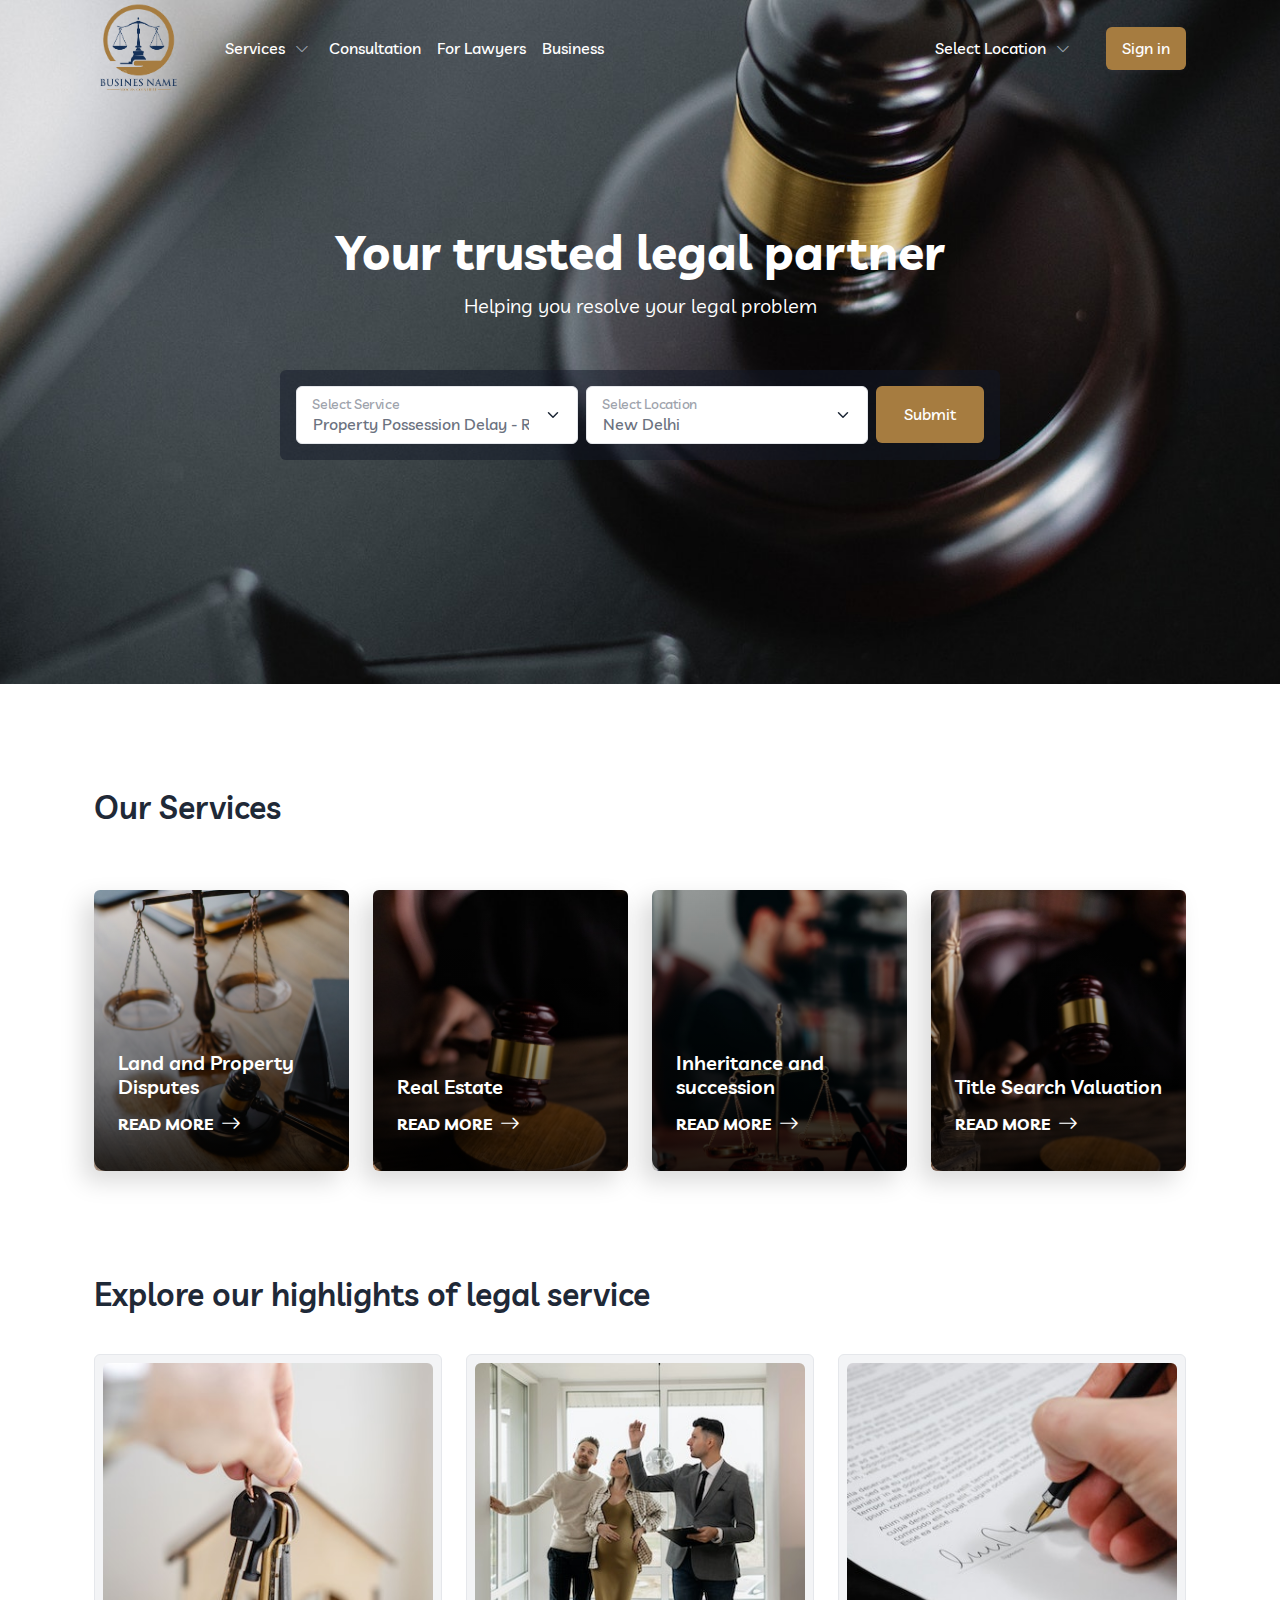
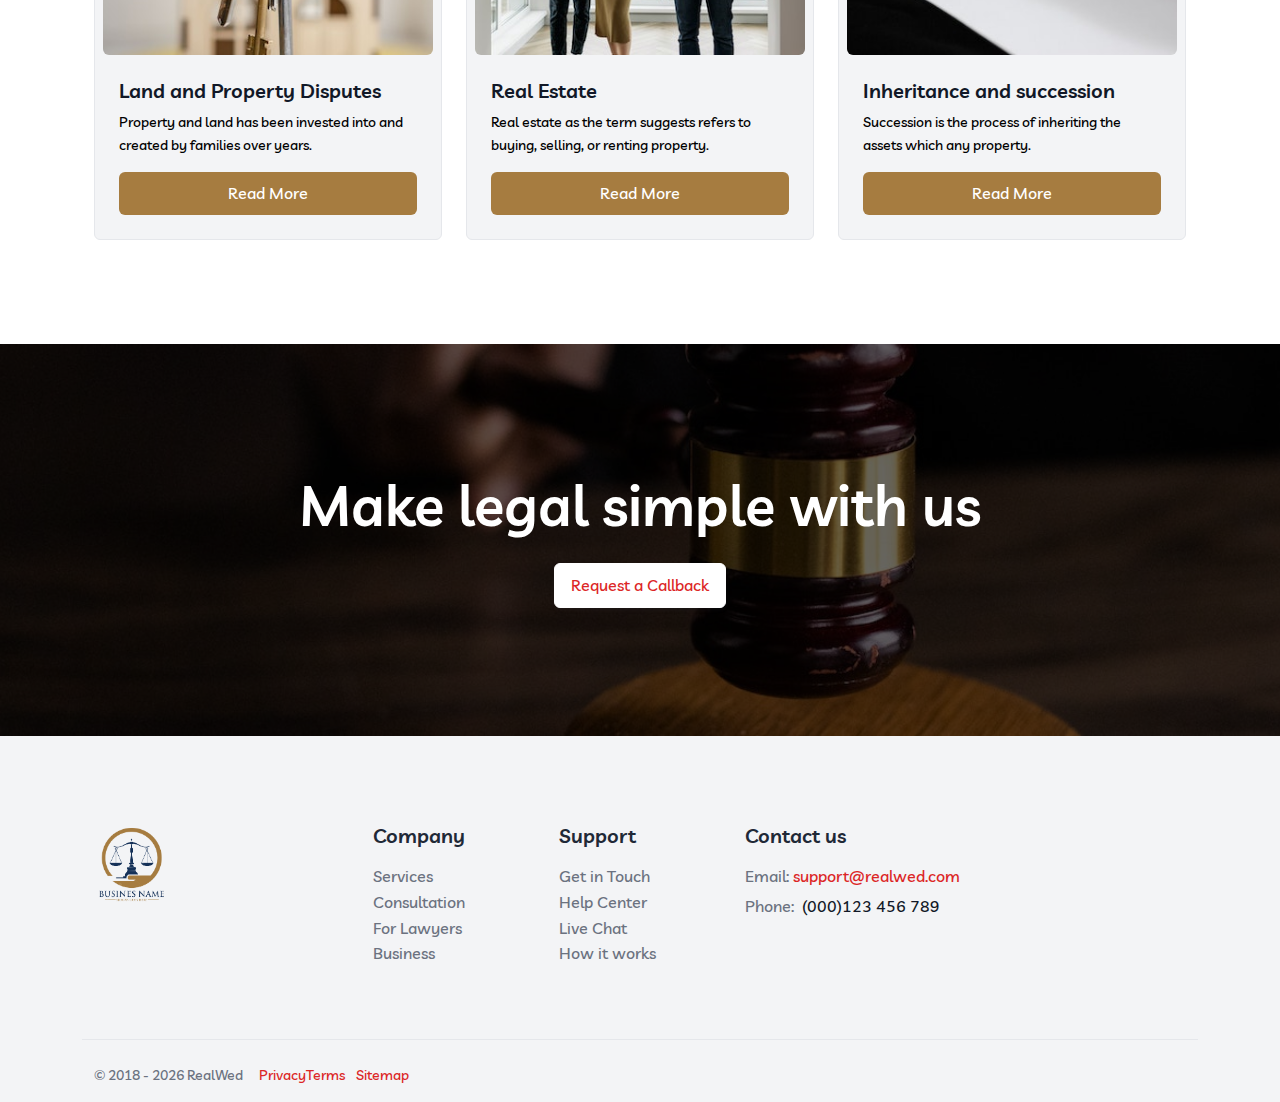
<file: index.html>
<!DOCTYPE html>
<html lang="en">

<head>
  <meta charset="UTF-8">
  <meta name="viewport" content="width=device-width, initial-scale=1.0">
    <!-- Favicons -->
    <link rel="icon" type="image/x-icon" href="assets/images/legal-favicon.png">

    <!-- Libs -->
    <link rel="stylesheet" href="assets/libs/bootstrap-icons/font/bootstrap-icons.css">
    <link rel="stylesheet" href="assets/fonts/wedding-icon-font/flaticon.css">
    <link rel="stylesheet" href="assets/fonts/fontello/css/fontello.css">

    <!-- Theme CSS -->
    <link rel="stylesheet" href="assets/css/theme.min.css">

    <link rel="stylesheet" href="assets/css/style.css">

  <title>Your Legal Website</title>

</head>

<body>

  <!-- navbar -->
<div class="navbar-transparent navbar-position">
    <div class="container">
      <div class="row">
        <div class="col-md-12">
          <nav class="navbar navbar-expand-lg">
            <a class="navbar-brand col-lg-1 col-2" href="index.html">
                <img src="assets/images/logo/law-logo.png" class="img-fluid w-100" alt="">
              </a>
            <button class="navbar-toggler collapsed" type="button" data-bs-toggle="collapse"
              data-bs-target="#navbarSupportedContent" aria-controls="navbarSupportedContent" aria-expanded="false"
              aria-label="Toggle navigation">
              <span class="icon-bar"></span>
              <span class="icon-bar"></span>
              <span class="icon-bar"></span>
            </button>
            <div class="collapse navbar-collapse" id="navbarSupportedContent">
              <ul class="navbar-nav mx-auto ms-lg-5">
                <li class="nav-item dropdown">
                  <a class="nav-link dropdown-toggle" href="#" id="navbarListing" role="button" data-bs-toggle="dropdown"
                    aria-expanded="false">
                    Services
                  </a>
                  <ul class="dropdown-menu " aria-labelledby="navbarListing">
                    <li><a class="dropdown-item" href="services.html">Property Possession Delay - RERA</a></li>
                    <li><a class="dropdown-item" href="#">Apostille Certificate</a></li>
                    <li><a class="dropdown-item" href="#">Possession Delay - NCLT</a></li>
                    <li><a class="dropdown-item" href="#">Mutual Consent Divorce</a></li>
                    <li><a class="dropdown-item" href="#">Cheque Bounce Complaint</a></li>
                    <li><a class="dropdown-item" href="#">Legal Notice</a></li>
                  </ul>
                </li>

                <li><a class="nav-link mt-1" href="#">Consultation</a></li>
                <li><a class="nav-link mt-1" href="#">For Lawyers</a></li>
                <li><a class="nav-link mt-1" href="#">Business</a></li>
              </ul>

              <div class="p-3 p-lg-0">
                <ul class="navbar-nav mx-auto ms-lg-auto">
                <li class="nav-item dropdown">
                  <a class="nav-link dropdown-toggle px-4" href="#" id="blogDropdown" role="button" data-bs-toggle="dropdown"
                    aria-expanded="false">
                    Select Location
                  </a>
                  <ul class="dropdown-menu" aria-labelledby="blogDropdown">
                    <li><a class="dropdown-item" href="">New Delhi</a></li>
                    <li><a class="dropdown-item" href="">Mumbai</a></li>
                    <li><a class="dropdown-item" href="">Pune</a></li>
                    <li><a class="dropdown-item" href="">Hyederabad</a></li>
                  <li><a class="dropdown-item" href="">Kolkata</a></li>
                  <li><a class="dropdown-item" href="">Gurgaon</a></li>
                    <li><a class="dropdown-item" href="">Bangalore</a></li>
                  </ul>
                </li>
                <li><a href="signin.html" class="btn btn-secondary bg-gold shadow-sm my-3 text-white border-0">Sign in</a></li>
              </ul>
              
              </div>
            </div>
          </nav>
        </div>
      </div>
    </div>
  </div>
  <!-- hero section -->
  <section class="py-14 py-lg-21"
    style="background: url(assets/images/banner/hero-banner-img.jpg)no-repeat; background-size: cover; background-position: center center;">
    <div class="container">
      <div class="row justify-content-center">
        <!-- hero captions -->
        <div class="col-lg-10 col-md-12">
          <div class="text-white text-center">
            <h1 class="display-5 fw-bold text-white">Your trusted legal partner</h1>
            <p class="lead">Helping you resolve your legal problem</p>
          </div>
        </div>
        <div class="col-lg-8 col-md-12 mx-auto">
          <div class=" mt-5">
            <!-- card -->
            <div class="card bg-dark bg-opacity-50 border-0">
                <!-- card body -->
                <div class="card-body p-3">
                    <!-- form -->
                    <form>
                        <div class="row g-2">
                            <!-- col -->
                            <div class="col-sm">
                              <div class="form-floating">
                                <select class="form-select" id="selectService" aria-label="Floating label select example">
                                  <option selected="">Property Possession Delay - RERA</option>
                                  <option value="">Apostille Certificate</option>
                                  <option value="">Possession Delay - NCLT</option>
                                  <option value="">Mutual Consent Divorce</option>
                                  <option value="">Cheque Bounce Complaint</option>
                                  <option value="">Legal Notice</option>
                                </select>
                                <label for="selectService">Select Service</label>
                              </div>
                            </div>
                            <!-- col -->

                            <!-- col -->
                            <div class="col-sm">
                              <div class="form-floating">
                                <select class="form-select" id="floatingSelectGrid" aria-label="Floating label select example">
                                  <option selected="">New Delhi</option>
                                  <option value="">Mumbai</option>
                                  <option value="">Pune</option>
                                  <option value="">Hyederabad</option>
                                  <option value="">Kolkata</option>
                                  <option value="">Gurgaon</option>
                                  <option value="">Bangalore</option>
                                </select>
                                <label for="floatingSelectGrid">Select Location</label>
                              </div>
                            </div>
                            <!-- col -->
                            <div class="col-sm-2">
                                <div class="d-grid ">
                                    <button type="submit" class="btn btn-primary bg-gold border-0 py-3">Submit</button>
                                </div>
                            </div>
                        </div>
                    </form>
                </div>
            </div>
          </div>
        </div>
      </div>
    </div>
  </section>
  <!-- location -->
  <section class="py-lg-14 py-8">
    <div class="container">
      <div class="row mb-6">
        <!-- caption -->
        <div class="col-md-12 col-12">
          <h2 class="mb-0 fs-1">Our Services</h2>
        </div>

      </div>
      <div class="row">
        <!-- col -->
        <div class="col-lg-3 col-md-12 col-12">
          <div class="card text-white border-0 mb-4 mb-lg-0 img-overlay pull-up my-4">
            <img src="assets/images/services/service-img-1.jpg" class="card-img rounded" alt="">
            <div class="position-absolute bottom-0 px-4 py-3 ">
              <h3 class="text-white">Land and Property Disputes</h3>
              <!-- <p>Property and land has been invested into and created by families over years. The assets are created so that they are either enjoyed by the owner himself.</p> -->
              <p><a class="link-offset-1 text-white fw-bold text-uppercase" href="services.html">Read More</a><i class="bi bi-arrow-right fs-3 mx-2"></i></p>
            </div>
            <a href="services.html" class="stretched-link"></a>
            
          </div>

        </div>
        <!-- col -->
        <div class="col-lg-3 col-md-12 col-12">
          <div class="card text-white border-0 mb-4 mb-lg-0 img-overlay pull-up my-4">
            <img src="assets/images/services/service-img-3.jpg" class="card-img rounded" alt="">
            <div class="position-absolute bottom-0 px-4 py-3">
              <h3 class="text-white">Real Estate</h3>
              <!-- <p>Real estate as the term suggests refers to buying, selling, or renting any type of property which includes residential, commercial, agricultural and industrial.</p> -->
              <p><a class="link-offset-1 text-white fw-bold text-uppercase" href="services.html">Read More</a><i class="bi bi-arrow-right fs-3 mx-2"></i></p>
            </div>
            <a href="services.html" class="stretched-link"></a>
          </div>
        </div>
        <!-- col -->
        <div class="col-lg-3 col-md-12 col-12">
          <div class="card text-white border-0 mb-4 mb-lg-0 img-overlay pull-up my-4">
            <img src="assets/images/services/service-img-4.jpg" class="card-img rounded" alt="">
            <div class="position-absolute bottom-0 px-4 py-3">
              <h3 class="text-white">Inheritance and succession</h3>
              <!-- <p>Succession is the process of inheriting the assets which includes cash, jewellery, land, house or any property upon the death of a person. The succession by the legal.</p> -->
              <p><a class="link-offset-1 text-white fw-bold text-uppercase" href="services.html">Read More</a><i class="bi bi-arrow-right fs-3 mx-2"></i></p>
            </div>
            <a href="services.html" class="stretched-link"></a>
          </div>
        </div>
        <!-- col -->
        <div class="col-lg-3 col-md-12 col-12">
          <div class="card text-white border-0 mb-4 mb-lg-0 img-overlay pull-up my-4">
            <img src="assets/images/services/service-img-5.jpg" class="card-img rounded" alt="">
            <div class="position-absolute bottom-0 px-4 py-3">
              <h3 class="text-white">Title Search Valuation</h3>
              <!-- <p>Do you own a property in India? If yes, do you have registered deeds to prove your ownership? Ownership to any property whether land/house/commercial/industrial is established…</p> -->
              <p><a class="link-offset-1 text-white fw-bold text-uppercase" href="services.html">Read More</a><i class="bi bi-arrow-right fs-3 mx-2"></i></p>
            </div>
            <a href="services.html" class="stretched-link"></a>
          </div>
        </div>
      </div>

    </div>
  </section>
  <!-- listing -->
 
  <section class="pb-lg-14 pb-8">
    <div class="container">
      <div class="row mb-6">
        <!-- caption -->
        <div class="col-md-12 col-12">
          <h2 class="mb-0 fs-1">Explore our highlights of legal service</h2>
        </div>
      </div>
      <div class="row">
        <!-- col -->
        <div class="col-lg-4 col-md-6">
          <div class="card mb-4 mb-md-0 bg-secondary-subtle">
              <div class="img-hover m-2 mb-0">
                  <a href="services.html">
                      <img src="assets/images/services/land-property.jpg" alt="wed" class="img-fluid w-100">
                  </a>
              </div>
              <div class="card-body">
                  <h3>
                      <a href="services.html" class="text-inherit">Land and Property Disputes</a>
                  </h3>
                  <div class="fs-5">
                      <p class="text-black">Property and land has been invested into and created by families over years.</p>
                  </div>
                  <a href="services.html" class="btn btn-primary bg-gold border-0 w-100">Read More</a>
              </div>
          </div>
      </div>
        <!-- col -->

        <!-- col -->
        <div class="col-lg-4 col-md-6">
          <div class="card mb-4 mb-md-0 bg-secondary-subtle">
              <div class="img-hover m-2 mb-0">
                  <a href="services.html">
                      <img src="assets/images/services/real-estate.jpg" alt="wed" class="img-fluid w-100">
                  </a>
              </div>
              <div class="card-body">
                  <h3>
                      <a href="services.html" class="text-inherit">Real Estate</a>
                  </h3>
                  <div class="fs-5">
                      <p class="text-black">Real estate as the term suggests refers to buying, selling, or renting property.</p>
                  </div>
                  <a href="services.html" class="btn btn-primary bg-gold border-0 w-100">Read More</a>
              </div>
          </div>
      </div>
      <!-- col -->
      <div class="col-lg-4 col-md-6">
        <div class="card mb-4 mb-md-0 bg-secondary-subtle">
            <div class="img-hover m-2 mb-0">
                <a href="services.html">
                    <img src="assets/images/services/inheritence.jpg" alt="wed" class="img-fluid w-100">
                </a>
            </div>
            <div class="card-body">
                <h3>
                    <a href="services.html" class="text-inherit">Inheritance and succession</a>
                </h3>
                <div class="fs-5">
                    <p class="text-black">Succession is the process of inheriting the assets which any property.</p>
                </div>
                <a href="services.html" class="btn btn-primary bg-gold border-0 w-100">Read More</a>
            </div>
        </div>
    </div>
      </div>
    </div>
  </section>
  <!-- cta -->
  <section class="py-10 py-lg-17"
    style="background: linear-gradient(rgb(0 0 0 / 60%), rgb(0 0 0 / 60%)), url(assets/images/banner/cta-img.jpg)no-repeat; background-size: cover; background-position: center center;">
    <div class="container">
      <div class="row justify-content-center">
        <!-- cta captions -->
        <div class="col-md-12">
          <div class="text-white text-center">
            <h1 class="display-4 fw-semi-bold text-white mb-4">Make legal simple with us</h1>
            <a href="#" class="btn btn-white shadow-sm">Request a Callback</a>
          </div>
        </div>
      </div>
    </div>
  </section>
   <!-- footer -->

 <footer class="pt-12 pb-0 bg-light">
    <div class="container">
      <div class="row">
          <!-- col -->
        <div class="col-lg-3 col-md-6 col-12">
            <!-- para -->
          <div class="mb-4 mb-lg-0">
            <a href="./index.html">
              <img src="assets/images/logo/law-logo.png" class="img-fluid w-50" alt="">
            </a>
          </div>
        </div>
        <div class="col-lg-2 col-md-3 col-6">
          <!-- list -->
        <div class="mb-4 mb-lg-0">
          <h3 class="mb-3">Company</h3>
         <ul class="list-unstyled">
           <li><a href="services.html" class="text-body text-hover-primary">Services</a></li>
           <li><a href="#" class="text-body text-hover-primary">Consultation</a></li>
           <li><a href="#" class="text-body text-hover-primary">For Lawyers</a></li>
           <li><a href="#" class="text-body text-hover-primary">Business</a></li>

         </ul>
        </div>
      </div>
      <div class="col-lg-2 col-md-3 col-6">
        <!-- list -->
      <div class="mb-4 mb-lg-0">
        <h3 class="mb-3">Support</h3>
       <ul class="list-unstyled">
         <li><a href="#" class="text-body text-hover-primary">Get in Touch</a></li>
         <li><a href="#" class="text-body text-hover-primary">Help Center</a></li>
         <li><a href="#" class="text-body text-hover-primary">Live Chat</a></li>
         <li><a href="#" class="text-body text-hover-primary">How it works</a></li>

       </ul>
      </div>
    </div>
    <div class="col-lg-3 col-md-6 col-12">
      <!-- contact -->
    <div class="mb-4 mb-lg-0">
     <h3 class="mb-3">Contact us</h3>
     <p class="mb-1">Email:<a href="#" class="ms-1">support@realwed.com</a></p>
     <p>Phone:<span class="text-dark fw-semi-bold ms-2">(000)123 456 789</span></p>
    </div>
  </div>
      </div>
          <!-- tiny footer -->
      <div class="row mt-8 border-top pt-4 align-items-center">
        <div class="col-md-10 col-12">
          <div class="d-flex fs-5 ">

            <div>
              &copy;
              <span id="copyright">  2018 -
                  <script>document.getElementById('copyright').appendChild(document.createTextNode(new Date().getFullYear()))</script>
              </span>
             RealWed
          </div>
        <div class="ms-3">
              <!-- list -->
              <ul class="list-inline">
                <li class="list-inline-item"><a href="#">PrivacyTerms</a></li>
                <li class="list-inline-item"><a href="#">Sitemap</a></li>
              </ul>
              </div>
          </div>
        </div>
      </div>
    </div>
  </footer>

  <!-- scripts -->
  <!-- Libs JS -->
<script src="assets/libs/jquery/dist/jquery.min.js"></script>
<script src="assets/libs/bootstrap/dist/js/bootstrap.bundle.min.js"></script>
<script src="assets/libs/flatpickr/dist/flatpickr.min.js"></script>

<!-- Theme JS -->
<script src="assets/js/theme.min.js"></script>

</body>

</html>
</file>
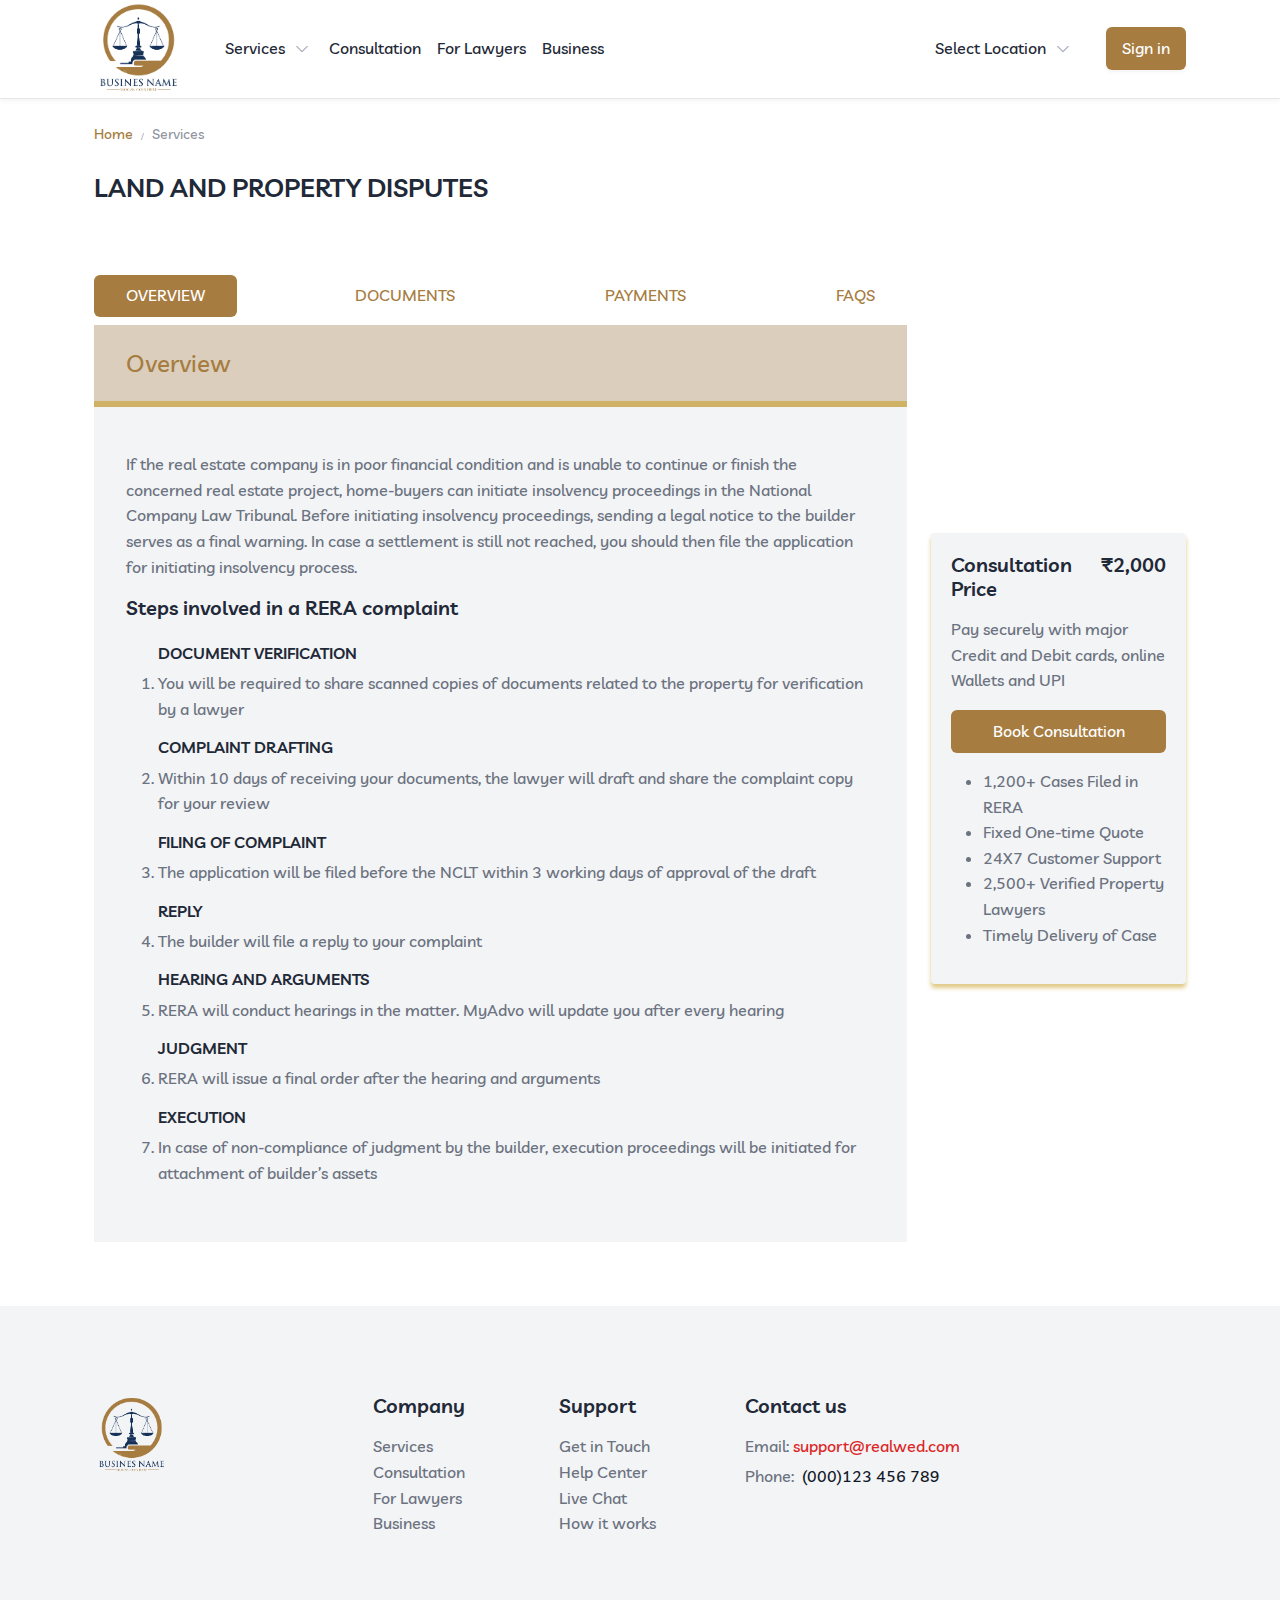
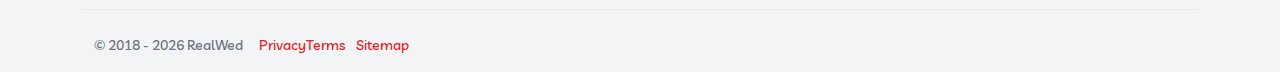
<file: services.html>
<!DOCTYPE html>
<html lang="en">

<head>
  <meta charset="UTF-8">
  <meta name="viewport" content="width=device-width, initial-scale=1.0">
    <!-- Favicons -->
    <link rel="icon" type="image/x-icon" href="assets/images/legal-favicon.png">

    <!-- Libs -->
    <link rel="stylesheet" href="assets/libs/bootstrap-icons/font/bootstrap-icons.css">
    <link rel="stylesheet" href="assets/fonts/wedding-icon-font/flaticon.css">
    <link rel="stylesheet" href="assets/fonts/fontello/css/fontello.css">

    <!-- Theme CSS -->
    <link rel="stylesheet" href="assets/css/theme.min.css">

    <link rel="stylesheet" href="assets/css/style.css">

  <title>Your Legal Website</title>

</head>

<body>

    <!-- navbar -->
  <div class="navbar-transparent navbar-position navbar-white">
      <div class="container">
        <div class="row">
          <div class="col-md-12">
            <nav class="navbar navbar-expand-lg">
              <a class="navbar-brand col-lg-1 col-2" href="index.html">
                  <img src="assets/images/logo/law-logo.png" class="img-fluid w-100" alt="">
                </a>
              <button class="navbar-toggler collapsed" type="button" data-bs-toggle="collapse"
                data-bs-target="#navbarSupportedContent" aria-controls="navbarSupportedContent" aria-expanded="false"
                aria-label="Toggle navigation">
                <span class="icon-bar"></span>
                <span class="icon-bar"></span>
                <span class="icon-bar"></span>
              </button>
              <div class="collapse navbar-collapse" id="navbarSupportedContent">
                <ul class="navbar-nav mx-auto ms-lg-5">
                  <li class="nav-item dropdown">
                    <a class="nav-link dropdown-toggle" href="#" id="navbarListing" role="button" data-bs-toggle="dropdown"
                      aria-expanded="false">
                      Services
                    </a>
                    <ul class="dropdown-menu " aria-labelledby="navbarListing">
                      <li><a class="dropdown-item" href="services.html">Property Possession Delay - RERA</a></li>
                      <li><a class="dropdown-item" href="#">Apostille Certificate</a></li>
                      <li><a class="dropdown-item" href="#">Possession Delay - NCLT</a></li>
                      <li><a class="dropdown-item" href="#">Mutual Consent Divorce</a></li>
                      <li><a class="dropdown-item" href="#">Cheque Bounce Complaint</a></li>
                      <li><a class="dropdown-item" href="#">Legal Notice</a></li>
                    </ul>
                  </li>
  
                  <li><a class="nav-link mt-1" href="#">Consultation</a></li>
                  <li><a class="nav-link mt-1" href="#">For Lawyers</a></li>
                  <li><a class="nav-link mt-1" href="#">Business</a></li>
                </ul>
  
                <div class="p-3 p-lg-0">
                  <ul class="navbar-nav mx-auto ms-lg-auto">
                  <li class="nav-item dropdown">
                    <a class="nav-link dropdown-toggle px-4" href="#" id="blogDropdown" role="button" data-bs-toggle="dropdown"
                      aria-expanded="false">
                      Select Location
                    </a>
                    <ul class="dropdown-menu" aria-labelledby="blogDropdown">
                      <li><a class="dropdown-item" href="">New Delhi</a></li>
                      <li><a class="dropdown-item" href="">Mumbai</a></li>
                      <li><a class="dropdown-item" href="">Pune</a></li>
                      <li><a class="dropdown-item" href="">Hyederabad</a></li>
                    <li><a class="dropdown-item" href="">Kolkata</a></li>
                    <li><a class="dropdown-item" href="">Gurgaon</a></li>
                      <li><a class="dropdown-item" href="">Bangalore</a></li>
                    </ul>
                  </li>
                  <li><a href="signin.html" class="btn btn-secondary bg-gold shadow-sm my-3 text-white border-0">Sign in</a></li>
                </ul>
                
                </div>
              </div>
            </nav>
          </div>
        </div>
      </div>
    </div>
    <!-- end navbar -->

    <!-- pageheader -->
    <section class="pt-4 pb-4 pb-lg-5">
        <div class="container">
            <div class="row">
                <div class="col-md-12">
                    <!-- breadcrumb -->
                    <nav aria-label="breadcrumb">
                        <ol class="breadcrumb">
                            <li class="breadcrumb-item"><a href="index.html">Home</a></li>
                            <li class="breadcrumb-item active" aria-current="page">Services</li>
                        </ol>
                    </nav>
                    <div class="mt-4">
                        <h2 class="fw-semi-bold">LAND AND PROPERTY DISPUTES</h2>
                    </div>
                </div>
            </div>
        </div>
    </section>
    <!-- pageheader-->

    <!-- who we are -->
    <!-- <section class="py-lg-5 py-6">
        <div class="container">
            <div class="row align-items-center mb-lg-5 mb-5">
                <div class="col-lg-6 col-md-12 col-12">
                    <div class="mb-5">
                        <img src="assets/images/services/land-&-property-details.jpg" alt="about" class="img-fluid rounded-5 w-100 shadow-sm">
                    </div>
                </div>
                <div class="col-lg-6 col-md-12 col-12">
                    <h2>LAND AND PROPERTY DISPUTES</h2>
                    <p class="lead">Property and land have been invested in and created by families over years.</p>
                    <p>From time immemorial; families have had feuds over the property and land. Families have suffered hugely in terms of endless litigation over generations, deaths, and traumas in families, criminal cases, etc. </p>
                    <p>It will wrong to say that these disputes only run in the families; there are innumerable cases where there are close friends or third parties who claim stake or 100% ownership/possessory rights in the property.</p>
                </div>
            </div>
            <div class="row">
                <div class="col-md-4">
                    <div class="card mb-3 mb-lg-0">
                        <div class="card-body p-lg-8">
                            <div class="text-center">
                                <div class="icon-shape icon-xxl bg-primary-100 rounded-circle mb-5">
                                    <svg xmlns="http://www.w3.org/2000/svg" width="32" height="32" fill="currentColor" class="bi bi-person-fill-check text-gold" viewBox="0 0 16 16">
                                        <path d="M12.5 16a3.5 3.5 0 1 0 0-7 3.5 3.5 0 0 0 0 7Zm1.679-4.493-1.335 2.226a.75.75 0 0 1-1.174.144l-.774-.773a.5.5 0 0 1 .708-.708l.547.548 1.17-1.951a.5.5 0 1 1 .858.514ZM11 5a3 3 0 1 1-6 0 3 3 0 0 1 6 0Z"/>
                                        <path d="M2 13c0 1 1 1 1 1h5.256A4.493 4.493 0 0 1 8 12.5a4.49 4.49 0 0 1 1.544-3.393C9.077 9.038 8.564 9 8 9c-5 0-6 3-6 4Z"/>
                                    </svg>
                            </div>
                                <h3>Verified Lawyers</h3>
                                <p class="mb-0">All the lawyers are thoroughly vetted with valid Bar Council ID</p>
                            </div>
                        </div>
                    </div>
                </div>
                <div class="col-md-4">
                    <div class="card mb-3 mb-lg-0">
                        <div class="card-body p-lg-8">
                            <div class="text-center">
                                <div class="icon-shape icon-xxl bg-primary-100 rounded-circle mb-5">
                                <svg xmlns="http://www.w3.org/2000/svg" width="32" height="32" fill="currentColor"
                                    class="bi bi-person-lines-fill text-gold" viewBox="0 0 16 16">
                                    <path d="M10.5 8a2.5 2.5 0 1 1-5 0 2.5 2.5 0 0 1 5 0z" />
                                    <path
                                        d="M0 8s3-5.5 8-5.5S16 8 16 8s-3 5.5-8 5.5S0 8 0 8zm8 3.5a3.5 3.5 0 1 0 0-7 3.5 3.5 0 0 0 0 7z" />
                                </svg>
                                </div>
                                <h3>Case Manager</h3>
                                <p class="mb-0">Dedicated Case Manager for timely updates of your case</p>
                            </div>
                        </div>
                    </div>
                </div>
                <div class="col-md-4">
                    <div class="card mb-3 mb-lg-0">
                        <div class="card-body p-lg-8">
                            <div class="text-center">
                                <div class="icon-shape icon-xxl bg-primary-100 rounded-circle mb-5">
                                    <svg xmlns="http://www.w3.org/2000/svg" width="32" height="32" fill="currentColor" class="bi bi-shield-fill-check text-gold" viewBox="0 0 16 16">
                                        <path fill-rule="evenodd" d="M8 0c-.69 0-1.843.265-2.928.56-1.11.3-2.229.655-2.887.87a1.54 1.54 0 0 0-1.044 1.262c-.596 4.477.787 7.795 2.465 9.99a11.777 11.777 0 0 0 2.517 2.453c.386.273.744.482 1.048.625.28.132.581.24.829.24s.548-.108.829-.24a7.159 7.159 0 0 0 1.048-.625 11.775 11.775 0 0 0 2.517-2.453c1.678-2.195 3.061-5.513 2.465-9.99a1.541 1.541 0 0 0-1.044-1.263 62.467 62.467 0 0 0-2.887-.87C9.843.266 8.69 0 8 0zm2.146 5.146a.5.5 0 0 1 .708.708l-3 3a.5.5 0 0 1-.708 0l-1.5-1.5a.5.5 0 1 1 .708-.708L7.5 7.793l2.646-2.647z"/>
                                      </svg>
                                </div>
                                <h3>100% Confidentiality</h3>
                                <p class="mb-0">Your personal details are kept absolutely confidential</p>
                            </div>
                        </div>
                    </div>
                </div>
            </div>
        </div>
    </section> -->
    <!-- who we are -->

    <!-- Our Services Content -->

    <section class="py-lg-5 py-6">
        <div class="container">
            <div class="row align-items-center mb-lg-5 mb-5">
                <div class="col-lg-9 col-md-12 col-12">
                    <ul class="nav nav-pills mb-2 justify-content-lg-between" id="pills-tab" role="tablist">
                        <li class="nav-item" role="presentation">
                          <button class="nav-link active px-5" id="pills-overview-tab" data-bs-toggle="pill" data-bs-target="#pills-overview" type="button" role="tab" aria-controls="pills-overview" aria-selected="true">OVERVIEW</button>
                        </li>
                        <li class="nav-item" role="presentation">
                          <button class="nav-link px-5" id="pills-documents-tab" data-bs-toggle="pill" data-bs-target="#pills-documents" type="button" role="tab" aria-controls="pills-documents" aria-selected="false">DOCUMENTS</button>
                        </li>
                        <li class="nav-item" role="presentation">
                          <button class="nav-link px-5" id="pills-payement-tab" data-bs-toggle="pill" data-bs-target="#pills-payement" type="button" role="tab" aria-controls="pills-payement" aria-selected="false">PAYMENTS</button>
                        </li>
                        <li class="nav-item" role="presentation">
                          <button class="nav-link px-5" id="pills-faq-tab" data-bs-toggle="pill" data-bs-target="#pills-faq" type="button" role="tab" aria-controls="pills-faq" aria-selected="false">FAQS</button>
                        </li>
                      </ul>
                      <div class="tab-content bg-secondary-subtle" id="pills-tabContent">
                        <div class="tab-pane fade show active" id="pills-overview" role="tabpanel" aria-labelledby="pills-overview-tab" tabindex="0">
                            <div class="content-header">Overview</div>
                            <div class="content-text p-5">
                                <p>If the real estate company is in poor financial condition and is unable to continue or finish the concerned real estate project, home-buyers can initiate insolvency proceedings in the National Company Law Tribunal.
                                    Before initiating insolvency proceedings, sending a legal notice to the builder serves as a final warning. In case a settlement is still not reached, you should then file the application for initiating insolvency process.
                                </p>
                                <h3>Steps involved in a RERA complaint</h3>
                                <ol class="my-4">
                                    <h4>DOCUMENT VERIFICATION</h4>
                                    <li>You will be required to share scanned copies of documents related to the property for verification by a lawyer</li>
                                    <h4 class="mt-3">COMPLAINT DRAFTING</h4>
                                    <li>Within 10 days of receiving your documents, the lawyer will draft and share the complaint copy for your review</li>
                                    <h4 class="mt-3">FILING OF COMPLAINT</h4>
                                    <li>The application will be filed before the NCLT within 3 working days of approval of the draft</li>
                                    <h4 class="mt-3">REPLY</h4>
                                    <li>The builder will file a reply to your complaint</li>
                                    <h4 class="mt-3">HEARING AND ARGUMENTS</h4>
                                    <li>RERA will conduct hearings in the matter. MyAdvo will update you after every hearing</li>
                                    <h4 class="mt-3">JUDGMENT</h4>
                                    <li>RERA will issue a final order after the hearing and arguments</li>
                                    <h4 class="mt-3">EXECUTION</h4>
                                    <li>In case of non-compliance of judgment by the builder, execution proceedings will be initiated for attachment of builder’s assets</li>
                                </ol>
                            </div>
                        </div>
                        <div class="tab-pane fade" id="pills-documents" role="tabpanel" aria-labelledby="pills-documents-tab" tabindex="0">
                            <div class="content-header">Required Documents</div>
                            <div class="content-text p-5">
                                <ol class="my-4">
                                    <li>Application for buying of property in the Project</li>
                                    <li>Builder-Buyer Agreement</li>
                                    <li>Receipts/Proof of payments made to the builder</li>
                                    <li>Letters/ email correspondences between the Buyer and the Builder</li>
                                    <li>Brochure of the Project</li>
                                    <li>Letter of Allotment</li>
                                </ol>
                            </div>
                        </div>
                        <div class="tab-pane fade" id="pills-payement" role="tabpanel" aria-labelledby="pills-payement-tab" tabindex="0">
                            <div class="content-header">Payment Structure</div>
                            <div class="content-text p-5">
                                <h4>Without Execution</h4>
                                <ol class="my-4">
                                    <li>You are required to pay 60% of the case fee to start the work</li>
                                    <li>40% is payable after getting the final order</li>
                                </ol>
                                <h4>With Execution</h4>
                                <ol class="my-4">
                                    <li>You are required to pay 60% of the case fee to start the work</li>
                                    <li>20% upon getting the final order</li>
                                    <li>20% upon receiving RC (Recovery Certificate)</li>
                                </ol>
                            </div>
                        </div>
                        <div class="tab-pane fade" id="pills-faq" role="tabpanel" aria-labelledby="pills-faq-tab" tabindex="0">
                            <div class="content-header">Frequently Asked Questions</div>
                            <div class="content-text p-5">
                                <div class="accordion accordion-flush" id="accordionFlushExample">
                                    <div class="accordion-item px-3 my-3">
                                      <h2 class="accordion-header">
                                        <button class="accordion-button collapsed" type="button" data-bs-toggle="collapse" data-bs-target="#flush-collapseOne" aria-expanded="false" aria-controls="flush-collapseOne">
                                            What is RERA?
                                        </button>
                                      </h2>
                                      <div id="flush-collapseOne" class="accordion-collapse collapse" data-bs-parent="#accordionFlushExample">
                                        <div class="accordion-body">RERA Stands for Real Estate (Regulation and Development) Act, 2016. The word RERA is also used to denote the Real Estate Regulatory Authority. As per the act, every state and union territory in India has to set up a RERA authority. It’s an initiative by the Indian Government in the real estate sector. The Act aims to set up a Real Estate Regulatory Authority (hereafter, ‘RERA’) to ensure speedy justice to home buyers. The Act is designed to ensure timely recovery of money or possession of the property to the buyers, against the builder.</div>
                                      </div>
                                    </div>
                                    <div class="accordion-item px-3 my-3">
                                      <h2 class="accordion-header">
                                        <button class="accordion-button collapsed" type="button" data-bs-toggle="collapse" data-bs-target="#flush-collapseTwo" aria-expanded="false" aria-controls="flush-collapseTwo">
                                            Where RERA is applicable?
                                        </button>
                                      </h2>
                                      <div id="flush-collapseTwo" class="accordion-collapse collapse" data-bs-parent="#accordionFlushExample">
                                        <div class="accordion-body">The Real Estate Act 2016 applies to all commercial and residential projects where-
                                            <ol>
                                                <li>The land is over 500 square meters,</li>
                                                <li>More than eight apartments are to be developed</li>
                                                <li>Ongoing projects which have not received completion certificate on the date of commencement of the RERA Act.</li>
                                                <li>If a real estate developer fails to register a project within three months, the RERA authority</li>
                                            </ol>
                                        </div>
                                      </div>
                                    </div>
                                    <div class="accordion-item px-3 my-3">
                                      <h2 class="accordion-header">
                                        <button class="accordion-button collapsed" type="button" data-bs-toggle="collapse" data-bs-target="#flush-collapseThree" aria-expanded="false" aria-controls="flush-collapseThree">
                                            Why is RERA made? What are the objectives?
                                        </button>
                                      </h2>
                                      <div id="flush-collapseThree" class="accordion-collapse collapse" data-bs-parent="#accordionFlushExample">
                                        <div class="accordion-body">RERA or Real estate development act 2016 was the need of the hour. In the absence of a sector-specific law, the Indian real estate sector suffered from corruption and a lack of transparency.
                                            RERA takes care of consumer interests and brings discipline in the real estate sector. RERA has the following broad objectives -
                                            <ol>
                                                <li>Bring transparency in the real estate sector.</li>
                                                <li>Protect consumer interest by ensuring the time-bound delivery of real estate projects.</li>
                                                <li>Single forum to handle real estate disputes.</li>
                                                <li>Bring standardization in the real estate sector</li>
                                            </ol>
                                            <p>Ensuring accountability of the builders /developers /Agents /promoters.</p>
                                        </div>
                                      </div>
                                    </div>
                                  </div>
                            </div>
                        </div>
                      </div>
                </div>
                <div class="col-lg-3 col-md-12 col-12">
                    <div class="floating-card bg-secondary-subtle">
                        <div class="d-flex gap-2 w-100 justify-content-between">
                            <div>
                              <h3 class="mb-0">Consultation Price</h3>
                            </div>
                            <h3 class="text-nowrap">₹2,000</h3>
                          </div>
                          <p class="my-3">Pay securely with major Credit and Debit cards, online Wallets and UPI</p>
                          <a href="#" class="btn btn-primary bg-gold border-0 w-100">Book Consultation</a>
                          <ul class="my-3">
                            <li>1,200+ Cases Filed in RERA</li>
                            <li>Fixed One-time Quote</li>
                            <li>24X7 Customer Support</li>
                            <li>2,500+ Verified Property Lawyers</li>
                            <li>Timely Delivery of Case</li>
                          </ul>
                    </div>
                </div>
            </div>
        </div>
    </section>

    <!-- End Of Our Services Content -->

    <!-- footer -->

 <footer class="pt-12 pb-0 bg-light">
    <div class="container">
      <div class="row">
          <!-- col -->
        <div class="col-lg-3 col-md-6 col-12">
            <!-- para -->
          <div class="mb-4 mb-lg-0">
            <a href="./index.html">
              <img src="assets/images/logo/law-logo.png" class="img-fluid w-50" alt="">
            </a>
          </div>
        </div>
        <div class="col-lg-2 col-md-3 col-6">
          <!-- list -->
        <div class="mb-4 mb-lg-0">
          <h3 class="mb-3">Company</h3>
         <ul class="list-unstyled">
           <li><a href="services.html" class="text-body text-hover-primary">Services</a></li>
           <li><a href="#" class="text-body text-hover-primary">Consultation</a></li>
           <li><a href="#" class="text-body text-hover-primary">For Lawyers</a></li>
           <li><a href="#" class="text-body text-hover-primary">Business</a></li>

         </ul>
        </div>
      </div>
      <div class="col-lg-2 col-md-3 col-6">
        <!-- list -->
      <div class="mb-4 mb-lg-0">
        <h3 class="mb-3">Support</h3>
       <ul class="list-unstyled">
         <li><a href="#" class="text-body text-hover-primary">Get in Touch</a></li>
         <li><a href="#" class="text-body text-hover-primary">Help Center</a></li>
         <li><a href="#" class="text-body text-hover-primary">Live Chat</a></li>
         <li><a href="#" class="text-body text-hover-primary">How it works</a></li>

       </ul>
      </div>
    </div>
    <div class="col-lg-3 col-md-6 col-12">
      <!-- contact -->
    <div class="mb-4 mb-lg-0">
     <h3 class="mb-3">Contact us</h3>
     <p class="mb-1">Email:<a href="#" class="ms-1">support@realwed.com</a></p>
     <p>Phone:<span class="text-dark fw-semi-bold ms-2">(000)123 456 789</span></p>
    </div>
  </div>
      </div>
          <!-- tiny footer -->
      <div class="row mt-8 border-top pt-4 align-items-center">
        <div class="col-md-10 col-12">
          <div class="d-flex fs-5 ">

            <div>
              &copy;
              <span id="copyright">  2018 -
                  <script>document.getElementById('copyright').appendChild(document.createTextNode(new Date().getFullYear()))</script>
              </span>
             RealWed
          </div>
        <div class="ms-3">
              <!-- list -->
              <ul class="list-inline">
                <li class="list-inline-item"><a href="#">PrivacyTerms</a></li>
                <li class="list-inline-item"><a href="#">Sitemap</a></li>
              </ul>
              </div>
          </div>
        </div>
      </div>
    </div>
  </footer>

  <!-- scripts -->
  <!-- Libs JS -->
<script src="assets/libs/jquery/dist/jquery.min.js"></script>
<script src="assets/libs/bootstrap/dist/js/bootstrap.bundle.min.js"></script>
<script src="assets/libs/flatpickr/dist/flatpickr.min.js"></script>

<!-- Theme JS -->
<script src="assets/js/theme.min.js"></script>

</body>

</html>
</file>
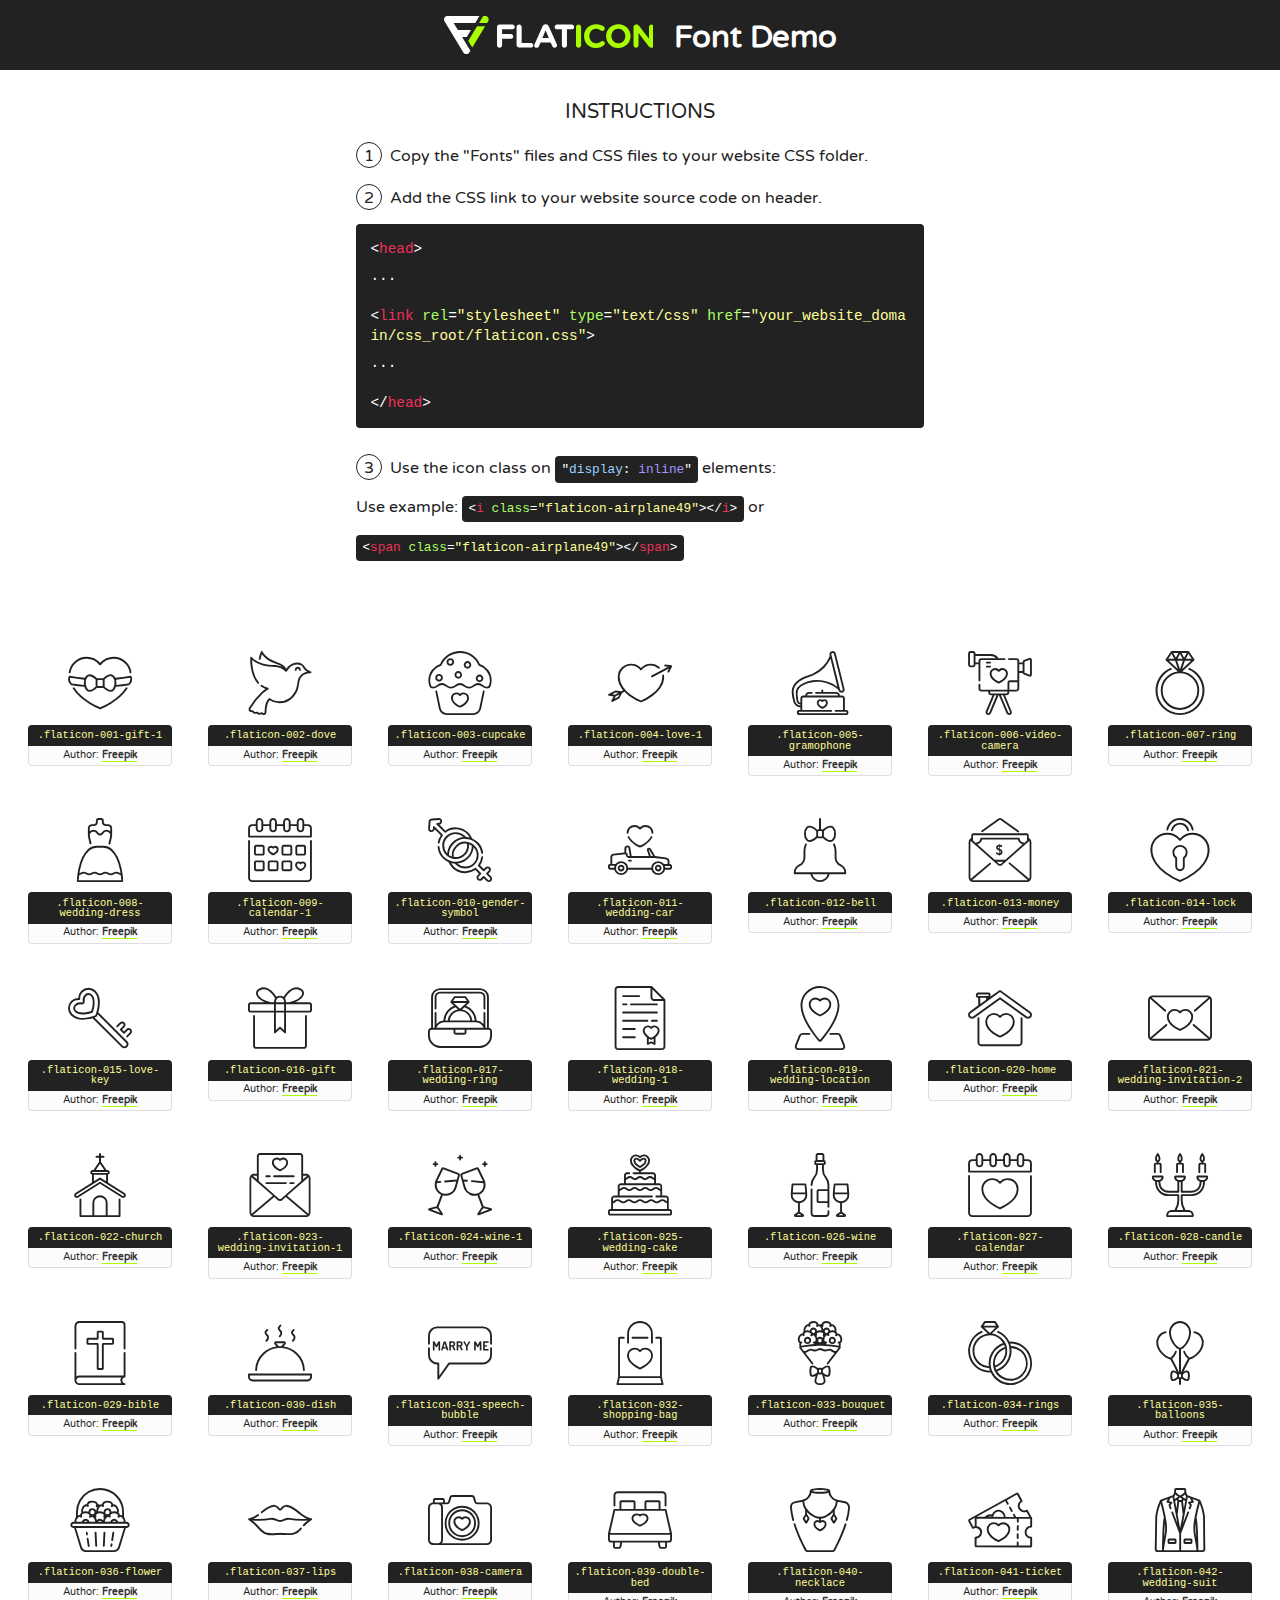
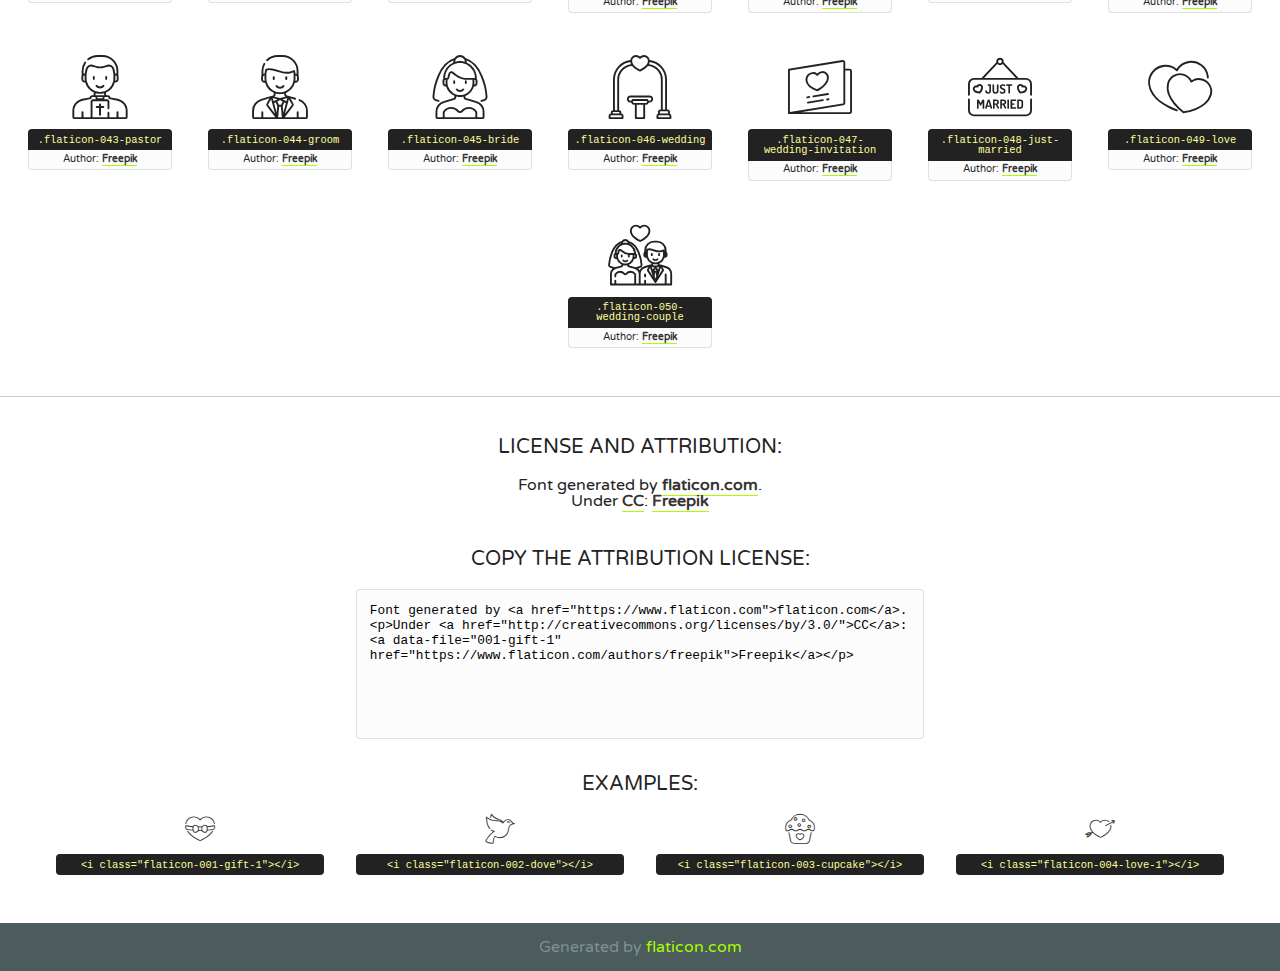
<file: assets/fonts/wedding-icon-font/flaticon.html>
<!DOCTYPE html>
<!--
  Flaticon icon font: Flaticon
  Creation date: 25/01/2018 10:47
-->
<html>
<!DOCTYPE html>
<html>

<head>
    <title>Flaticon WebFont</title>
    <link href="http://fonts.googleapis.com/css?family=Varela+Round" rel="stylesheet" type="text/css" />
    <link rel="stylesheet" type="text/css" href="flaticon.css">
    <meta charset="UTF-8">
    <style>
    html, body, div, span, applet, object, iframe,
    h1, h2, h3, h4, h5, h6, p, blockquote, pre,
    a, abbr, acronym, address, big, cite, code,
    del, dfn, em, img, ins, kbd, q, s, samp,
    small, strike, strong, sub, sup, tt, var,
    b, u, i, center,
    dl, dt, dd, ol, ul, li,
    fieldset, form, label, legend,
    table, caption, tbody, tfoot, thead, tr, th, td,
    article, aside, canvas, details, embed, 
    figure, figcaption, footer, header, hgroup, 
    menu, nav, output, ruby, section, summary,
    time, mark, audio, video {
        margin: 0;
        padding: 0;
        border: 0;
        font-size: 100%;
        font: inherit;
        vertical-align: baseline;
    }
    /* HTML5 display-role reset for older browsers */
    article, aside, details, figcaption, figure, 
    footer, header, hgroup, menu, nav, section {
        display: block;
    }
    body {
        line-height: 1;
    }
    ol, ul {
        list-style: none;
    }
    blockquote, q {
        quotes: none;
    }
    blockquote:before, blockquote:after,
    q:before, q:after {
        content: '';
        content: none;
    }
    table {
        border-collapse: collapse;
        border-spacing: 0;
    }
    body {
        font-family: 'Varela Round', Helvetica, Arial, sans-serif;
        font-size: 16px;
        color: #222;
    }
    a {
        color: #333;
        border-bottom: 1px solid #a9fd00;
        font-weight: bold;
        text-decoration: none;
    }
    * {
        -moz-box-sizing: border-box;
        -webkit-box-sizing: border-box;
        box-sizing: border-box;
        margin: 0;
        padding: 0;
    }
    [class^="flaticon-"]:before, [class*=" flaticon-"]:before, [class^="flaticon-"]:after, [class*=" flaticon-"]:after {
        font-family: Flaticon;
        font-size: 30px;
        font-style: normal;
        margin-left: 20px;
        color: #333;
    }
    .wrapper {
        max-width: 600px;
        margin: auto;
        padding: 0 1em;
    }
    .title {
        font-size: 1.25em;
        text-align: center;
        margin-bottom: 1em;
        text-transform: uppercase;
    }
    header {
        text-align: center;
        background-color: #222;
        color: #fff;
        padding: 1em;
    }
    header .logo {
        width: 210px;
        height: 38px;
        display: inline-block;
        vertical-align: middle;
        margin-right: 1em;
        border: none;
    }
    header strong {
        font-size: 1.95em;
        font-weight: bold;
        vertical-align: middle;
        margin-top: 5px;
        display: inline-block;
    }
    .demo {
        margin: 2em auto;
        line-height: 1.25em;
    }
    .demo ul li {
        margin-bottom: 1em;
    }
    .demo ul li .num {
        color: #222;
        border-radius: 20px;
        display: inline-block;
        width: 26px;
        padding: 3px;
        height: 26px;
        text-align: center;
        margin-right: 0.5em;
        border: 1px solid #222;
    }
    .demo ul li code {
        background-color: #222;
        border-radius: 4px;
        padding: 0.25em 0.5em;
        display: inline-block;
        color: #fff;
        font-family: Consolas,Monaco,Lucida Console,Liberation Mono,DejaVu Sans Mono,Bitstream Vera Sans Mono,Courier New, monospace;
        font-weight: lighter;
        margin-top: 1em;
        font-size: 0.8em;
        word-break: break-all;
    }
    .demo ul li code.big {
        padding: 1em;
        font-size: 0.9em;
    }
    .demo ul li code .red {
        color: #EF3159;
    }
    .demo ul li code .green {
        color: #ACFF65;
    }
    .demo ul li code .yellow {
        color: #FFFF99;
    }
    .demo ul li code .blue {
        color: #99D3FF;
    }
    .demo ul li code .purple {
        color: #A295FF;
    }
    .demo ul li code .dots {
        margin-top: 0.5em;
        display: block;
    }
    #glyphs {
        border-bottom: 1px solid #ccc;
        padding: 2em 0;
        text-align: center;
    }
    .glyph {
        display: inline-block;
        width: 9em;
        margin: 1em;
        text-align: center;
        vertical-align: top;
        background: #FFF;
    }
    .glyph .glyph-icon {
        padding: 10px;
        display: block;
        font-family:"Flaticon";
        font-size: 64px;
        line-height: 1;
    }
    .glyph .glyph-icon:before {
        font-size: 64px;
        color: #222;
        margin-left: 0;
    }
    .class-name {
        font-size: 0.65em;
        background-color: #222;
        color: #fff;
        border-radius: 4px 4px 0 0;
        padding: 0.5em;
        color: #FFFF99;
        font-family: Consolas,Monaco,Lucida Console,Liberation Mono,DejaVu Sans Mono,Bitstream Vera Sans Mono,Courier New, monospace;
    }
    .author-name {
        font-size: 0.6em;
        background-color: #fcfcfd;
        border: 1px solid #DEDEE4;
        border-top: 0;
        border-radius: 0 0 4px 4px;
        padding: 0.5em;
    }
    .class-name:last-child {
        font-size: 10px;
        color:#888;
    }
    .class-name:last-child a {
        font-size: 10px;
        color:#555;
    }
    .class-name:last-child a:hover {
        color:#a9fd00;
    }
    .glyph > input {
        display: block;
        width: 100px;
        margin: 5px auto;
        text-align: center;
        font-size: 12px;
        cursor: text;
    }
    .glyph > input.icon-input {
        font-family:"Flaticon";
        font-size: 16px;
        margin-bottom: 10px;
    }
    .attribution .title {
        margin-top: 2em;
    }
    .attribution textarea {
        background-color: #fcfcfd;
        padding: 1em;
        border: none;
        box-shadow: none;
        border: 1px solid #DEDEE4;
        border-radius: 4px;
        resize: none;
        width: 100%;
        height: 150px;
        font-size: 0.8em;
        font-family: Consolas,Monaco,Lucida Console,Liberation Mono,DejaVu Sans Mono,Bitstream Vera Sans Mono,Courier New, monospace;
        -webkit-appearance: none;
    }
    .iconsuse {
        margin: 2em auto;
        text-align: center;
        max-width: 1200px;
    }
    .iconsuse:after {
        content: '';
        display: table;
        clear: both;
    }
    .iconsuse .image {
        float: left;
        width: 25%;
        padding: 0 1em;
    }
    .iconsuse .image p {
        margin-bottom: 1em;
    }
    .iconsuse .image span {
        display: block;
        font-size: 0.65em;
        background-color: #222;
        color: #fff;
        border-radius: 4px;
        padding: 0.5em;
        color: #FFFF99;
        margin-top: 1em;
        font-family: Consolas,Monaco,Lucida Console,Liberation Mono,DejaVu Sans Mono,Bitstream Vera Sans Mono,Courier New, monospace;
    }
    #footer {
        text-align: center;
        background-color: #4C5B5C;
        color: #7c9192;
        padding: 1em;
    }
    #footer a {
        border: none;
        color: #a9fd00;
        font-weight: normal;
    }
    @media (max-width: 960px) {
        .iconsuse .image {
            width: 50%;
        }
    }
    @media (max-width: 560px) {
        .iconsuse .image {
            width: 100%;
        }
    }
    </style>
</head>

<body class="characters-off">

    <header>
        <a href="https://www.flaticon.com" target="_blank" class="logo">
            <svg version="1.1" xmlns="http://www.w3.org/2000/svg" xmlns:xlink="http://www.w3.org/1999/xlink" xmlns:a="http://ns.adobe.com/AdobeSVGViewerExtensions/3.0/" viewBox="0 0 560.875 102.036" enable-background="new 0 0 560.875 102.036" xml:space="preserve">
                <defs>
                </defs>
                <g>
                    <g class="letters">
                        <path fill="#ffffff" d="M141.596,29.675c0-3.777,2.985-6.767,6.764-6.767h34.438c3.426,0,6.15,2.728,6.15,6.15
                        c0,3.43-2.724,6.149-6.15,6.149h-27.674v13.091h23.719c3.429,0,6.151,2.724,6.151,6.15c0,3.43-2.723,6.149-6.151,6.149h-23.719
                        v17.574c0,3.773-2.986,6.761-6.764,6.761c-3.779,0-6.764-2.989-6.764-6.761V29.675z"></path>
                        <path fill="#ffffff" d="M193.844,29.149c0-3.781,2.985-6.767,6.764-6.767c3.776,0,6.763,2.985,6.763,6.767v42.957h25.039
                        c3.426,0,6.149,2.726,6.149,6.153c0,3.425-2.723,6.15-6.149,6.15h-31.802c-3.779,0-6.764-2.986-6.764-6.768V29.149z"></path>
                        <path fill="#ffffff" d="M241.891,75.71l21.438-48.407c1.492-3.341,4.215-5.357,7.906-5.357h0.792
                        c3.686,0,6.323,2.017,7.815,5.357l21.439,48.407c0.436,0.967,0.701,1.845,0.701,2.723c0,3.602-2.809,6.501-6.414,6.501
                        c-3.161,0-5.269-1.845-6.499-4.655l-4.132-9.661h-27.059l-4.301,10.102c-1.144,2.631-3.426,4.214-6.237,4.214
                        c-3.517,0-6.24-2.81-6.24-6.325C241.1,77.64,241.451,76.677,241.891,75.71z M279.932,58.666l-8.521-20.297l-8.526,20.297H279.932
                        z"></path>
                        <path fill="#ffffff" d="M314.864,35.387H301.86c-3.429,0-6.239-2.813-6.239-6.238c0-3.429,2.811-6.24,6.239-6.24h39.533
                        c3.426,0,6.237,2.811,6.237,6.24c0,3.425-2.811,6.238-6.237,6.238h-13.001v42.785c0,3.773-2.99,6.761-6.764,6.761
                        c-3.779,0-6.764-2.989-6.764-6.761V35.387z"></path>
                        <path fill="#A9FD00" d="M352.615,29.149c0-3.781,2.985-6.767,6.767-6.767c3.774,0,6.761,2.985,6.761,6.767v49.024
                        c0,3.773-2.987,6.761-6.761,6.761c-3.781,0-6.767-2.989-6.767-6.761V29.149z"></path>
                        <path fill="#A9FD00" d="M374.132,53.836v-0.179c0-17.481,13.178-31.801,32.065-31.801c9.22,0,15.459,2.458,20.557,6.238
                        c1.402,1.054,2.637,2.985,2.637,5.357c0,3.692-2.985,6.59-6.681,6.59c-1.845,0-3.071-0.702-4.044-1.319
                        c-3.776-2.813-7.729-4.393-12.562-4.393c-10.364,0-17.831,8.611-17.831,19.154v0.173c0,10.542,7.291,19.329,17.831,19.329
                        c5.715,0,9.492-1.756,13.359-4.834c1.049-0.874,2.458-1.491,4.039-1.491c3.429,0,6.325,2.813,6.325,6.236
                        c0,2.106-1.056,3.78-2.282,4.834c-5.539,4.834-12.036,7.733-21.878,7.733C387.572,85.464,374.132,71.493,374.132,53.836z"></path>
                        <path fill="#A9FD00" d="M433.009,53.836v-0.179c0-17.481,13.79-31.801,32.766-31.801c18.981,0,32.592,14.143,32.592,31.628v0.173
                        c0,17.483-13.785,31.807-32.769,31.807C446.625,85.464,433.009,71.32,433.009,53.836z M484.224,53.836v-0.179
                        c0-10.539-7.725-19.326-18.626-19.326c-10.893,0-18.449,8.611-18.449,19.154v0.173c0,10.542,7.73,19.329,18.626,19.329
                        C476.676,72.986,484.224,64.378,484.224,53.836z"></path>
                        <path fill="#A9FD00" d="M506.233,29.321c0-3.774,2.99-6.763,6.767-6.763h1.401c3.252,0,5.183,1.583,7.029,3.953l26.093,34.265
                        V29.059c0-3.692,2.99-6.677,6.681-6.677c3.683,0,6.671,2.985,6.671,6.677v48.934c0,3.78-2.987,6.765-6.764,6.765h-0.436
                        c-3.257,0-5.188-1.581-7.034-3.953l-27.056-35.492v32.944c0,3.687-2.985,6.676-6.678,6.676c-3.683,0-6.673-2.989-6.673-6.676
                        V29.321z"></path>
                    </g>
                    <g class="insignia">
                        <path fill="#ffffff" d="M48.372,56.137h12.517l11.156-18.537H37.186L25.688,18.539h57.825L94.668,0H9.271
                        C5.925,0,2.842,1.801,1.198,4.716c-1.644,2.907-1.593,6.482,0.134,9.343l50.38,83.501c1.678,2.781,4.689,4.476,7.938,4.476
                        c3.246,0,6.257-1.695,7.935-4.476l2.898-4.804L48.372,56.137z"></path>
                        <g class="i">
                            <path fill="#A9FD00" d="M93.575,18.539h0.031v0.004l21.652,0.004l2.705-4.488c1.727-2.861,1.778-6.436,0.133-9.343
                            C116.454,1.801,113.371,0,110.026,0h-5.294L93.575,18.539z"></path>
                            <polygon fill="#A9FD00" points="88.291,27.356 64.725,66.486 75.519,84.404 109.942,27.356"></polygon>
                        </g>
                    </g>
                </g>
            </svg>
        </a>
        <strong>Font Demo</strong>
    </header>


    <section class="demo wrapper">

        <p class="title">Instructions</p>

        <ul>
            <li>
                <span class="num">1</span>Copy the "Fonts" files and CSS files to your website CSS folder.
            </li>
            <li>
                <span class="num">2</span>Add the CSS link to your website source code on header.
                <code class="big">
                    &lt;<span class="red">head</span>&gt;
                    <br/><span class="dots">...</span>
                    <br/>&lt;<span class="red">link</span> <span class="green">rel</span>=<span class="yellow">"stylesheet"</span> <span class="green">type</span>=<span class="yellow">"text/css"</span> <span class="green">href</span>=<span class="yellow">"your_website_domain/css_root/flaticon.css"</span>&gt;
                    <br/><span class="dots">...</span>
                    <br/>&lt;/<span class="red">head</span>&gt;
                </code>
            </li>

            <li>
                <p>
                    <span class="num">3</span>Use the icon class on <code>"<span class="blue">display</span>:<span class="purple"> inline</span>"</code> elements:
                    <br />
                    Use example: <code>&lt;<span class="red">i</span> <span class="green">class</span>=<span class="yellow">&quot;flaticon-airplane49&quot;</span>&gt;&lt;/<span class="red">i</span>&gt;</code> or <code>&lt;<span class="red">span</span> <span class="green">class</span>=<span class="yellow">&quot;flaticon-airplane49&quot;</span>&gt;&lt;/<span class="red">span</span>&gt;</code>
            </li>
        </ul>

    </section>




   <section id="glyphs">          
    
      
        <div class="glyph"><div class="glyph-icon flaticon-001-gift-1"></div>
            <div class="class-name">.flaticon-001-gift-1</div>
            <div class="author-name">Author: <a data-file="001-gift-1" href="https://www.flaticon.com/authors/freepik">Freepik</a> </div> 
        </div>        
        
        <div class="glyph"><div class="glyph-icon flaticon-002-dove"></div>
            <div class="class-name">.flaticon-002-dove</div>
            <div class="author-name">Author: <a data-file="002-dove" href="https://www.flaticon.com/authors/freepik">Freepik</a> </div> 
        </div>        
        
        <div class="glyph"><div class="glyph-icon flaticon-003-cupcake"></div>
            <div class="class-name">.flaticon-003-cupcake</div>
            <div class="author-name">Author: <a data-file="003-cupcake" href="https://www.flaticon.com/authors/freepik">Freepik</a> </div> 
        </div>        
        
        <div class="glyph"><div class="glyph-icon flaticon-004-love-1"></div>
            <div class="class-name">.flaticon-004-love-1</div>
            <div class="author-name">Author: <a data-file="004-love-1" href="https://www.flaticon.com/authors/freepik">Freepik</a> </div> 
        </div>        
        
        <div class="glyph"><div class="glyph-icon flaticon-005-gramophone"></div>
            <div class="class-name">.flaticon-005-gramophone</div>
            <div class="author-name">Author: <a data-file="005-gramophone" href="https://www.flaticon.com/authors/freepik">Freepik</a> </div> 
        </div>        
        
        <div class="glyph"><div class="glyph-icon flaticon-006-video-camera"></div>
            <div class="class-name">.flaticon-006-video-camera</div>
            <div class="author-name">Author: <a data-file="006-video-camera" href="https://www.flaticon.com/authors/freepik">Freepik</a> </div> 
        </div>        
        
        <div class="glyph"><div class="glyph-icon flaticon-007-ring"></div>
            <div class="class-name">.flaticon-007-ring</div>
            <div class="author-name">Author: <a data-file="007-ring" href="https://www.flaticon.com/authors/freepik">Freepik</a> </div> 
        </div>        
        
        <div class="glyph"><div class="glyph-icon flaticon-008-wedding-dress"></div>
            <div class="class-name">.flaticon-008-wedding-dress</div>
            <div class="author-name">Author: <a data-file="008-wedding-dress" href="https://www.flaticon.com/authors/freepik">Freepik</a> </div> 
        </div>        
        
        <div class="glyph"><div class="glyph-icon flaticon-009-calendar-1"></div>
            <div class="class-name">.flaticon-009-calendar-1</div>
            <div class="author-name">Author: <a data-file="009-calendar-1" href="https://www.flaticon.com/authors/freepik">Freepik</a> </div> 
        </div>        
        
        <div class="glyph"><div class="glyph-icon flaticon-010-gender-symbol"></div>
            <div class="class-name">.flaticon-010-gender-symbol</div>
            <div class="author-name">Author: <a data-file="010-gender-symbol" href="https://www.flaticon.com/authors/freepik">Freepik</a> </div> 
        </div>        
        
        <div class="glyph"><div class="glyph-icon flaticon-011-wedding-car"></div>
            <div class="class-name">.flaticon-011-wedding-car</div>
            <div class="author-name">Author: <a data-file="011-wedding-car" href="https://www.flaticon.com/authors/freepik">Freepik</a> </div> 
        </div>        
        
        <div class="glyph"><div class="glyph-icon flaticon-012-bell"></div>
            <div class="class-name">.flaticon-012-bell</div>
            <div class="author-name">Author: <a data-file="012-bell" href="https://www.flaticon.com/authors/freepik">Freepik</a> </div> 
        </div>        
        
        <div class="glyph"><div class="glyph-icon flaticon-013-money"></div>
            <div class="class-name">.flaticon-013-money</div>
            <div class="author-name">Author: <a data-file="013-money" href="https://www.flaticon.com/authors/freepik">Freepik</a> </div> 
        </div>        
        
        <div class="glyph"><div class="glyph-icon flaticon-014-lock"></div>
            <div class="class-name">.flaticon-014-lock</div>
            <div class="author-name">Author: <a data-file="014-lock" href="https://www.flaticon.com/authors/freepik">Freepik</a> </div> 
        </div>        
        
        <div class="glyph"><div class="glyph-icon flaticon-015-love-key"></div>
            <div class="class-name">.flaticon-015-love-key</div>
            <div class="author-name">Author: <a data-file="015-love-key" href="https://www.flaticon.com/authors/freepik">Freepik</a> </div> 
        </div>        
        
        <div class="glyph"><div class="glyph-icon flaticon-016-gift"></div>
            <div class="class-name">.flaticon-016-gift</div>
            <div class="author-name">Author: <a data-file="016-gift" href="https://www.flaticon.com/authors/freepik">Freepik</a> </div> 
        </div>        
        
        <div class="glyph"><div class="glyph-icon flaticon-017-wedding-ring"></div>
            <div class="class-name">.flaticon-017-wedding-ring</div>
            <div class="author-name">Author: <a data-file="017-wedding-ring" href="https://www.flaticon.com/authors/freepik">Freepik</a> </div> 
        </div>        
        
        <div class="glyph"><div class="glyph-icon flaticon-018-wedding-1"></div>
            <div class="class-name">.flaticon-018-wedding-1</div>
            <div class="author-name">Author: <a data-file="018-wedding-1" href="https://www.flaticon.com/authors/freepik">Freepik</a> </div> 
        </div>        
        
        <div class="glyph"><div class="glyph-icon flaticon-019-wedding-location"></div>
            <div class="class-name">.flaticon-019-wedding-location</div>
            <div class="author-name">Author: <a data-file="019-wedding-location" href="https://www.flaticon.com/authors/freepik">Freepik</a> </div> 
        </div>        
        
        <div class="glyph"><div class="glyph-icon flaticon-020-home"></div>
            <div class="class-name">.flaticon-020-home</div>
            <div class="author-name">Author: <a data-file="020-home" href="https://www.flaticon.com/authors/freepik">Freepik</a> </div> 
        </div>        
        
        <div class="glyph"><div class="glyph-icon flaticon-021-wedding-invitation-2"></div>
            <div class="class-name">.flaticon-021-wedding-invitation-2</div>
            <div class="author-name">Author: <a data-file="021-wedding-invitation-2" href="https://www.flaticon.com/authors/freepik">Freepik</a> </div> 
        </div>        
        
        <div class="glyph"><div class="glyph-icon flaticon-022-church"></div>
            <div class="class-name">.flaticon-022-church</div>
            <div class="author-name">Author: <a data-file="022-church" href="https://www.flaticon.com/authors/freepik">Freepik</a> </div> 
        </div>        
        
        <div class="glyph"><div class="glyph-icon flaticon-023-wedding-invitation-1"></div>
            <div class="class-name">.flaticon-023-wedding-invitation-1</div>
            <div class="author-name">Author: <a data-file="023-wedding-invitation-1" href="https://www.flaticon.com/authors/freepik">Freepik</a> </div> 
        </div>        
        
        <div class="glyph"><div class="glyph-icon flaticon-024-wine-1"></div>
            <div class="class-name">.flaticon-024-wine-1</div>
            <div class="author-name">Author: <a data-file="024-wine-1" href="https://www.flaticon.com/authors/freepik">Freepik</a> </div> 
        </div>        
        
        <div class="glyph"><div class="glyph-icon flaticon-025-wedding-cake"></div>
            <div class="class-name">.flaticon-025-wedding-cake</div>
            <div class="author-name">Author: <a data-file="025-wedding-cake" href="https://www.flaticon.com/authors/freepik">Freepik</a> </div> 
        </div>        
        
        <div class="glyph"><div class="glyph-icon flaticon-026-wine"></div>
            <div class="class-name">.flaticon-026-wine</div>
            <div class="author-name">Author: <a data-file="026-wine" href="https://www.flaticon.com/authors/freepik">Freepik</a> </div> 
        </div>        
        
        <div class="glyph"><div class="glyph-icon flaticon-027-calendar"></div>
            <div class="class-name">.flaticon-027-calendar</div>
            <div class="author-name">Author: <a data-file="027-calendar" href="https://www.flaticon.com/authors/freepik">Freepik</a> </div> 
        </div>        
        
        <div class="glyph"><div class="glyph-icon flaticon-028-candle"></div>
            <div class="class-name">.flaticon-028-candle</div>
            <div class="author-name">Author: <a data-file="028-candle" href="https://www.flaticon.com/authors/freepik">Freepik</a> </div> 
        </div>        
        
        <div class="glyph"><div class="glyph-icon flaticon-029-bible"></div>
            <div class="class-name">.flaticon-029-bible</div>
            <div class="author-name">Author: <a data-file="029-bible" href="https://www.flaticon.com/authors/freepik">Freepik</a> </div> 
        </div>        
        
        <div class="glyph"><div class="glyph-icon flaticon-030-dish"></div>
            <div class="class-name">.flaticon-030-dish</div>
            <div class="author-name">Author: <a data-file="030-dish" href="https://www.flaticon.com/authors/freepik">Freepik</a> </div> 
        </div>        
        
        <div class="glyph"><div class="glyph-icon flaticon-031-speech-bubble"></div>
            <div class="class-name">.flaticon-031-speech-bubble</div>
            <div class="author-name">Author: <a data-file="031-speech-bubble" href="https://www.flaticon.com/authors/freepik">Freepik</a> </div> 
        </div>        
        
        <div class="glyph"><div class="glyph-icon flaticon-032-shopping-bag"></div>
            <div class="class-name">.flaticon-032-shopping-bag</div>
            <div class="author-name">Author: <a data-file="032-shopping-bag" href="https://www.flaticon.com/authors/freepik">Freepik</a> </div> 
        </div>        
        
        <div class="glyph"><div class="glyph-icon flaticon-033-bouquet"></div>
            <div class="class-name">.flaticon-033-bouquet</div>
            <div class="author-name">Author: <a data-file="033-bouquet" href="https://www.flaticon.com/authors/freepik">Freepik</a> </div> 
        </div>        
        
        <div class="glyph"><div class="glyph-icon flaticon-034-rings"></div>
            <div class="class-name">.flaticon-034-rings</div>
            <div class="author-name">Author: <a data-file="034-rings" href="https://www.flaticon.com/authors/freepik">Freepik</a> </div> 
        </div>        
        
        <div class="glyph"><div class="glyph-icon flaticon-035-balloons"></div>
            <div class="class-name">.flaticon-035-balloons</div>
            <div class="author-name">Author: <a data-file="035-balloons" href="https://www.flaticon.com/authors/freepik">Freepik</a> </div> 
        </div>        
        
        <div class="glyph"><div class="glyph-icon flaticon-036-flower"></div>
            <div class="class-name">.flaticon-036-flower</div>
            <div class="author-name">Author: <a data-file="036-flower" href="https://www.flaticon.com/authors/freepik">Freepik</a> </div> 
        </div>        
        
        <div class="glyph"><div class="glyph-icon flaticon-037-lips"></div>
            <div class="class-name">.flaticon-037-lips</div>
            <div class="author-name">Author: <a data-file="037-lips" href="https://www.flaticon.com/authors/freepik">Freepik</a> </div> 
        </div>        
        
        <div class="glyph"><div class="glyph-icon flaticon-038-camera"></div>
            <div class="class-name">.flaticon-038-camera</div>
            <div class="author-name">Author: <a data-file="038-camera" href="https://www.flaticon.com/authors/freepik">Freepik</a> </div> 
        </div>        
        
        <div class="glyph"><div class="glyph-icon flaticon-039-double-bed"></div>
            <div class="class-name">.flaticon-039-double-bed</div>
            <div class="author-name">Author: <a data-file="039-double-bed" href="https://www.flaticon.com/authors/freepik">Freepik</a> </div> 
        </div>        
        
        <div class="glyph"><div class="glyph-icon flaticon-040-necklace"></div>
            <div class="class-name">.flaticon-040-necklace</div>
            <div class="author-name">Author: <a data-file="040-necklace" href="https://www.flaticon.com/authors/freepik">Freepik</a> </div> 
        </div>        
        
        <div class="glyph"><div class="glyph-icon flaticon-041-ticket"></div>
            <div class="class-name">.flaticon-041-ticket</div>
            <div class="author-name">Author: <a data-file="041-ticket" href="https://www.flaticon.com/authors/freepik">Freepik</a> </div> 
        </div>        
        
        <div class="glyph"><div class="glyph-icon flaticon-042-wedding-suit"></div>
            <div class="class-name">.flaticon-042-wedding-suit</div>
            <div class="author-name">Author: <a data-file="042-wedding-suit" href="https://www.flaticon.com/authors/freepik">Freepik</a> </div> 
        </div>        
        
        <div class="glyph"><div class="glyph-icon flaticon-043-pastor"></div>
            <div class="class-name">.flaticon-043-pastor</div>
            <div class="author-name">Author: <a data-file="043-pastor" href="https://www.flaticon.com/authors/freepik">Freepik</a> </div> 
        </div>        
        
        <div class="glyph"><div class="glyph-icon flaticon-044-groom"></div>
            <div class="class-name">.flaticon-044-groom</div>
            <div class="author-name">Author: <a data-file="044-groom" href="https://www.flaticon.com/authors/freepik">Freepik</a> </div> 
        </div>        
        
        <div class="glyph"><div class="glyph-icon flaticon-045-bride"></div>
            <div class="class-name">.flaticon-045-bride</div>
            <div class="author-name">Author: <a data-file="045-bride" href="https://www.flaticon.com/authors/freepik">Freepik</a> </div> 
        </div>        
        
        <div class="glyph"><div class="glyph-icon flaticon-046-wedding"></div>
            <div class="class-name">.flaticon-046-wedding</div>
            <div class="author-name">Author: <a data-file="046-wedding" href="https://www.flaticon.com/authors/freepik">Freepik</a> </div> 
        </div>        
        
        <div class="glyph"><div class="glyph-icon flaticon-047-wedding-invitation"></div>
            <div class="class-name">.flaticon-047-wedding-invitation</div>
            <div class="author-name">Author: <a data-file="047-wedding-invitation" href="https://www.flaticon.com/authors/freepik">Freepik</a> </div> 
        </div>        
        
        <div class="glyph"><div class="glyph-icon flaticon-048-just-married"></div>
            <div class="class-name">.flaticon-048-just-married</div>
            <div class="author-name">Author: <a data-file="048-just-married" href="https://www.flaticon.com/authors/freepik">Freepik</a> </div> 
        </div>        
        
        <div class="glyph"><div class="glyph-icon flaticon-049-love"></div>
            <div class="class-name">.flaticon-049-love</div>
            <div class="author-name">Author: <a data-file="049-love" href="https://www.flaticon.com/authors/freepik">Freepik</a> </div> 
        </div>        
        
        <div class="glyph"><div class="glyph-icon flaticon-050-wedding-couple"></div>
            <div class="class-name">.flaticon-050-wedding-couple</div>
            <div class="author-name">Author: <a data-file="050-wedding-couple" href="https://www.flaticon.com/authors/freepik">Freepik</a> </div> 
        </div>        
        

    </section>



    <section class="attribution wrapper"   style="text-align:center;">

      <div class="title">License and attribution:</div><div class="attrDiv">Font generated by <a href="https://www.flaticon.com">flaticon.com</a>. <div><p>Under <a href="http://creativecommons.org/licenses/by/3.0/">CC</a>: <a data-file="001-gift-1" href="https://www.flaticon.com/authors/freepik">Freepik</a></p>  </div>
      </div>
      <div class="title">Copy the Attribution License:</div>

    <textarea onclick="this.focus();this.select();">Font generated by &lt;a href=&quot;https://www.flaticon.com&quot;&gt;flaticon.com&lt;/a&gt;. <p>Under <a href="http://creativecommons.org/licenses/by/3.0/">CC</a>: <a data-file="001-gift-1" href="https://www.flaticon.com/authors/freepik">Freepik</a></p>  
     </textarea>

    </section>

    <section class="iconsuse">

          <div class="title">Examples:</div>            
             
            <div class="image">
                <p>
                    <i class="glyph-icon flaticon-001-gift-1"></i> 
                    <span>&lt;i class=&quot;flaticon-001-gift-1&quot;&gt;&lt;/i&gt;</span>
                </p>
            </div>
            
            <div class="image">
                <p>
                    <i class="glyph-icon flaticon-002-dove"></i> 
                    <span>&lt;i class=&quot;flaticon-002-dove&quot;&gt;&lt;/i&gt;</span>
                </p>
            </div>
            
            <div class="image">
                <p>
                    <i class="glyph-icon flaticon-003-cupcake"></i> 
                    <span>&lt;i class=&quot;flaticon-003-cupcake&quot;&gt;&lt;/i&gt;</span>
                </p>
            </div>
            
            <div class="image">
                <p>
                    <i class="glyph-icon flaticon-004-love-1"></i> 
                    <span>&lt;i class=&quot;flaticon-004-love-1&quot;&gt;&lt;/i&gt;</span>
                </p>
            </div>
                       
        </div>
                            
    </section>

<div id="footer">
    <div>Generated by <a href="https://www.flaticon.com">flaticon.com</a>
    </div>
</div>



</body>
</html>
</file>
<file: assets/fonts/wedding-icon-font/flaticon.css>
/*
  	Flaticon icon font: Flaticon
  	Creation date: 25/01/2018 10:47
  	*/

@font-face {
  font-family: "Flaticon";
  src: url("./Flaticon.eot");
  src: url("./Flaticon.eot?#iefix") format("embedded-opentype"),
       url("./Flaticon.woff") format("woff"),
       url("./Flaticon.ttf") format("truetype"),
       url("./Flaticon.svg#Flaticon") format("svg");
  font-weight: normal;
  font-style: normal;
}

@media screen and (-webkit-min-device-pixel-ratio:0) {
  @font-face {
    font-family: "Flaticon";
    src: url("./Flaticon.svg#Flaticon") format("svg");
  }
}

[class^="flaticon-"]:before, [class*=" flaticon-"]:before,
[class^="flaticon-"]:after, [class*=" flaticon-"]:after {   
  font-family: Flaticon;
    
font-style: normal;
}

.flaticon-001-gift-1:before { content: "\f100"; }
.flaticon-002-dove:before { content: "\f101"; }
.flaticon-003-cupcake:before { content: "\f102"; }
.flaticon-004-love-1:before { content: "\f103"; }
.flaticon-005-gramophone:before { content: "\f104"; }
.flaticon-006-video-camera:before { content: "\f105"; }
.flaticon-007-ring:before { content: "\f106"; }
.flaticon-008-wedding-dress:before { content: "\f107"; }
.flaticon-009-calendar-1:before { content: "\f108"; }
.flaticon-010-gender-symbol:before { content: "\f109"; }
.flaticon-011-wedding-car:before { content: "\f10a"; }
.flaticon-012-bell:before { content: "\f10b"; }
.flaticon-013-money:before { content: "\f10c"; }
.flaticon-014-lock:before { content: "\f10d"; }
.flaticon-015-love-key:before { content: "\f10e"; }
.flaticon-016-gift:before { content: "\f10f"; }
.flaticon-017-wedding-ring:before { content: "\f110"; }
.flaticon-018-wedding-1:before { content: "\f111"; }
.flaticon-019-wedding-location:before { content: "\f112"; }
.flaticon-020-home:before { content: "\f113"; }
.flaticon-021-wedding-invitation-2:before { content: "\f114"; }
.flaticon-022-church:before { content: "\f115"; }
.flaticon-023-wedding-invitation-1:before { content: "\f116"; }
.flaticon-024-wine-1:before { content: "\f117"; }
.flaticon-025-wedding-cake:before { content: "\f118"; }
.flaticon-026-wine:before { content: "\f119"; }
.flaticon-027-calendar:before { content: "\f11a"; }
.flaticon-028-candle:before { content: "\f11b"; }
.flaticon-029-bible:before { content: "\f11c"; }
.flaticon-030-dish:before { content: "\f11d"; }
.flaticon-031-speech-bubble:before { content: "\f11e"; }
.flaticon-032-shopping-bag:before { content: "\f11f"; }
.flaticon-033-bouquet:before { content: "\f120"; }
.flaticon-034-rings:before { content: "\f121"; }
.flaticon-035-balloons:before { content: "\f122"; }
.flaticon-036-flower:before { content: "\f123"; }
.flaticon-037-lips:before { content: "\f124"; }
.flaticon-038-camera:before { content: "\f125"; }
.flaticon-039-double-bed:before { content: "\f126"; }
.flaticon-040-necklace:before { content: "\f127"; }
.flaticon-041-ticket:before { content: "\f128"; }
.flaticon-042-wedding-suit:before { content: "\f129"; }
.flaticon-043-pastor:before { content: "\f12a"; }
.flaticon-044-groom:before { content: "\f12b"; }
.flaticon-045-bride:before { content: "\f12c"; }
.flaticon-046-wedding:before { content: "\f12d"; }
.flaticon-047-wedding-invitation:before { content: "\f12e"; }
.flaticon-048-just-married:before { content: "\f12f"; }
.flaticon-049-love:before { content: "\f130"; }
.flaticon-050-wedding-couple:before { content: "\f131"; }
</file>
<file: assets/fonts/fontello/css/fontello.css>
@font-face {
  font-family: 'fontello';
  src: url('../font/fontello.eot?47738572');
  src: url('../font/fontello.eot?47738572#iefix') format('embedded-opentype'),
       url('../font/fontello.woff2?47738572') format('woff2'),
       url('../font/fontello.woff?47738572') format('woff'),
       url('../font/fontello.ttf?47738572') format('truetype'),
       url('../font/fontello.svg?47738572#fontello') format('svg');
  font-weight: normal;
  font-style: normal;
}
/* Chrome hack: SVG is rendered more smooth in Windozze. 100% magic, uncomment if you need it. */
/* Note, that will break hinting! In other OS-es font will be not as sharp as it could be */
/*
@media screen and (-webkit-min-device-pixel-ratio:0) {
  @font-face {
    font-family: 'fontello';
    src: url('../font/fontello.svg?47738572#fontello') format('svg');
  }
}
*/
 
 [class^="icon-"]:before, [class*=" icon-"]:before {
  font-family: "fontello";
  font-style: normal;
  font-weight: normal;
  speak: none;
 
  display: inline-block;
  text-decoration: inherit;
  width: 1em;
  /*margin-right: .2em;*/
  text-align: center;
  /* opacity: .8; */
 
  /* For safety - reset parent styles, that can break glyph codes*/
  font-variant: normal;
  text-transform: none;
 
  /* fix buttons height, for twitter bootstrap */
  line-height: 1em;
 
  /* Animation center compensation - margins should be symmetric */
  /* remove if not needed 
  margin-left: .2em;*/
 
  /* you can be more comfortable with increased icons size */
  /* font-size: 120%; */
 
  /* Font smoothing. That was taken from TWBS */
  -webkit-font-smoothing: antialiased;
  -moz-osx-font-smoothing: grayscale;
 
  /* Uncomment for 3D effect */
  /* text-shadow: 1px 1px 1px rgba(127, 127, 127, 0.3); */
}
 
.icon-051-love-birds:before { content: '\e800'; } /* '' */
.icon-051-love-letter:before { content: '\e801'; } /* '' */
.icon-051-microphone:before { content: '\e802'; } /* '' */
.icon-051-necklace:before { content: '\e803'; } /* '' */
.icon-051-padlock:before { content: '\e804'; } /* '' */
.icon-051-photo-camera:before { content: '\e805'; } /* '' */
.icon-051-rainbow:before { content: '\e806'; } /* '' */
.icon-051-restaurant:before { content: '\e807'; } /* '' */
.icon-051-romantic-music:before { content: '\e808'; } /* '' */
.icon-051-rose:before { content: '\e809'; } /* '' */
.icon-051-shoe:before { content: '\e80a'; } /* '' */
.icon-051-suit:before { content: '\e80b'; } /* '' */
.icon-051-video-camera:before { content: '\e80c'; } /* '' */
.icon-051-wedding-arch:before { content: '\e80d'; } /* '' */
.icon-051-wedding-cake:before { content: '\e80e'; } /* '' */
.icon-051-wedding-cake-1:before { content: '\e80f'; } /* '' */
.icon-051-wedding-day:before { content: '\e810'; } /* '' */
.icon-051-wedding-dress:before { content: '\e811'; } /* '' */
.icon-051-wedding-invitation:before { content: '\e812'; } /* '' */
.icon-051-wedding-rings:before { content: '\e813'; } /* '' */
.icon-051-balloons:before { content: '\e814'; } /* '' */
.icon-051-bed:before { content: '\e815'; } /* '' */
.icon-051-bell:before { content: '\e816'; } /* '' */
.icon-051-bible:before { content: '\e817'; } /* '' */
.icon-051-bouquet:before { content: '\e818'; } /* '' */
.icon-051-bow-tie:before { content: '\e819'; } /* '' */
.icon-051-bride:before { content: '\e81a'; } /* '' */
.icon-051-candelabra:before { content: '\e81b'; } /* '' */
.icon-051-car:before { content: '\e81c'; } /* '' */
.icon-051-champagne:before { content: '\e81d'; } /* '' */
.icon-051-cheers:before { content: '\e81e'; } /* '' */
.icon-051-church:before { content: '\e81f'; } /* '' */
.icon-051-cocktail:before { content: '\e820'; } /* '' */
.icon-051-cupcake:before { content: '\e821'; } /* '' */
.icon-051-cupid:before { content: '\e822'; } /* '' */
.icon-051-cupid-1:before { content: '\e823'; } /* '' */
.icon-051-diamond:before { content: '\e824'; } /* '' */
.icon-051-dinner:before { content: '\e825'; } /* '' */
.icon-051-engagement-ring:before { content: '\e826'; } /* '' */
.icon-051-engagement-ring-1:before { content: '\e827'; } /* '' */
.icon-051-fireworks:before { content: '\e828'; } /* '' */
.icon-051-garlands:before { content: '\e829'; } /* '' */
.icon-051-genders:before { content: '\e82a'; } /* '' */
.icon-051-gift:before { content: '\e82b'; } /* '' */
.icon-051-groom:before { content: '\e82c'; } /* '' */
.icon-051-hearts:before { content: '\e82d'; } /* '' */
.icon-051-high-heels:before { content: '\e82e'; } /* '' */
.icon-051-key:before { content: '\e82f'; } /* '' */
.icon-051-kiss:before { content: '\e830'; } /* '' */
.icon-051-lipstick:before { content: '\e831'; } /* '' */
.icon-034-balloons:before { content: '\e832'; } /* '' */
.icon-035-rose:before { content: '\e833'; } /* '' */
.icon-036-cupcake:before { content: '\e834'; } /* '' */
.icon-037-microphone:before { content: '\e835'; } /* '' */
.icon-038-bouquet:before { content: '\e836'; } /* '' */
.icon-039-diamond:before { content: '\e837'; } /* '' */
.icon-040-bride:before { content: '\e838'; } /* '' */
.icon-041-gift:before { content: '\e839'; } /* '' */
.icon-042-rings:before { content: '\e83a'; } /* '' */
.icon-043-toast:before { content: '\e83b'; } /* '' */
.icon-044-birds:before { content: '\e83c'; } /* '' */
.icon-045-ring:before { content: '\e83d'; } /* '' */
.icon-046-crown:before { content: '\e83e'; } /* '' */
.icon-047-camera:before { content: '\e83f'; } /* '' */
.icon-048-love:before { content: '\e840'; } /* '' */
.icon-049-music:before { content: '\e841'; } /* '' */
.icon-050-high-heels:before { content: '\e842'; } /* '' */
.icon-001-plate:before { content: '\e843'; } /* '' */
.icon-002-genders:before { content: '\e844'; } /* '' */
.icon-003-waiter:before { content: '\e845'; } /* '' */
.icon-004-chat:before { content: '\e846'; } /* '' */
.icon-005-smartphone:before { content: '\e847'; } /* '' */
.icon-006-video-camera-1:before { content: '\e848'; } /* '' */
.icon-007-video-camera:before { content: '\e849'; } /* '' */
.icon-008-suitcase:before { content: '\e84a'; } /* '' */
.icon-009-candle:before { content: '\e84b'; } /* '' */
.icon-010-potion:before { content: '\e84c'; } /* '' */
.icon-011-wine-1:before { content: '\e84d'; } /* '' */
.icon-012-bow-1:before { content: '\e84e'; } /* '' */
.icon-013-calendar:before { content: '\e84f'; } /* '' */
.icon-014-padlock:before { content: '\e850'; } /* '' */
.icon-015-bible:before { content: '\e851'; } /* '' */
.icon-016-bow:before { content: '\e852'; } /* '' */
.icon-017-location:before { content: '\e853'; } /* '' */
.icon-018-invitation-1:before { content: '\e854'; } /* '' */
.icon-019-bell:before { content: '\e855'; } /* '' */
.icon-020-toast-1:before { content: '\e856'; } /* '' */
.icon-021-love-1:before { content: '\e857'; } /* '' */
.icon-022-hand-bag:before { content: '\e858'; } /* '' */
.icon-023-dress:before { content: '\e859'; } /* '' */
.icon-024-invitation:before { content: '\e85a'; } /* '' */
.icon-025-groom:before { content: '\e85b'; } /* '' */
.icon-026-letter:before { content: '\e85c'; } /* '' */
.icon-027-shopping-bag:before { content: '\e85d'; } /* '' */
.icon-028-cake:before { content: '\e85e'; } /* '' */
.icon-029-wine:before { content: '\e85f'; } /* '' */
.icon-030-church:before { content: '\e860'; } /* '' */
.icon-031-key:before { content: '\e861'; } /* '' */
.icon-032-cupid:before { content: '\e862'; } /* '' */
.icon-033-suit:before { content: '\e863'; } /* '' */
.icon-calendar:before { content: '\e864'; } /* '' */
.icon-calendar-1:before { content: '\e865'; } /* '' */
.icon-calendar-2:before { content: '\e866'; } /* '' */
.icon-calendar-3:before { content: '\e867'; } /* '' */
.icon-calendar-4:before { content: '\e868'; } /* '' */
.icon-calendar-5:before { content: '\e869'; } /* '' */
.icon-calendar-6:before { content: '\e86a'; } /* '' */
.icon-calendar-7:before { content: '\e86b'; } /* '' */
.icon-checked:before { content: '\e86c'; } /* '' */
.icon-checked-1:before { content: '\e86d'; } /* '' */
.icon-clock:before { content: '\e86e'; } /* '' */
.icon-clock-1:before { content: '\e86f'; } /* '' */
.icon-close:before { content: '\e870'; } /* '' */
.icon-cloud:before { content: '\e871'; } /* '' */
.icon-cloud-computing:before { content: '\e872'; } /* '' */
.icon-cloud-computing-1:before { content: '\e873'; } /* '' */
.icon-cloud-computing-2:before { content: '\e874'; } /* '' */
.icon-cloud-computing-3:before { content: '\e875'; } /* '' */
.icon-cloud-computing-4:before { content: '\e876'; } /* '' */
.icon-cloud-computing-5:before { content: '\e877'; } /* '' */
.icon-command:before { content: '\e878'; } /* '' */
.icon-compact-disc:before { content: '\e879'; } /* '' */
.icon-compact-disc-1:before { content: '\e87a'; } /* '' */
.icon-compact-disc-2:before { content: '\e87b'; } /* '' */
.icon-compass:before { content: '\e87c'; } /* '' */
.icon-compose:before { content: '\e87d'; } /* '' */
.icon-controls:before { content: '\e87e'; } /* '' */
.icon-controls-1:before { content: '\e87f'; } /* '' */
.icon-controls-2:before { content: '\e880'; } /* '' */
.icon-controls-3:before { content: '\e881'; } /* '' */
.icon-controls-4:before { content: '\e882'; } /* '' */
.icon-controls-5:before { content: '\e883'; } /* '' */
.icon-controls-6:before { content: '\e884'; } /* '' */
.icon-controls-7:before { content: '\e885'; } /* '' */
.icon-controls-8:before { content: '\e886'; } /* '' */
.icon-controls-9:before { content: '\e887'; } /* '' */
.icon-database:before { content: '\e888'; } /* '' */
.icon-database-1:before { content: '\e889'; } /* '' */
.icon-database-2:before { content: '\e88a'; } /* '' */
.icon-database-3:before { content: '\e88b'; } /* '' */
.icon-diamond:before { content: '\e88c'; } /* '' */
.icon-diploma:before { content: '\e88d'; } /* '' */
.icon-dislike:before { content: '\e88e'; } /* '' */
.icon-dislike-1:before { content: '\e88f'; } /* '' */
.icon-divide:before { content: '\e890'; } /* '' */
.icon-divide-1:before { content: '\e891'; } /* '' */
.icon-division:before { content: '\e892'; } /* '' */
.icon-document:before { content: '\e893'; } /* '' */
.icon-download:before { content: '\e894'; } /* '' */
.icon-edit:before { content: '\e895'; } /* '' */
.icon-edit-1:before { content: '\e896'; } /* '' */
.icon-eject:before { content: '\e897'; } /* '' */
.icon-eject-1:before { content: '\e898'; } /* '' */
.icon-equal:before { content: '\e899'; } /* '' */
.icon-equal-1:before { content: '\e89a'; } /* '' */
.icon-equal-2:before { content: '\e89b'; } /* '' */
.icon-error:before { content: '\e89c'; } /* '' */
.icon-exit:before { content: '\e89d'; } /* '' */
.icon-exit-1:before { content: '\e89e'; } /* '' */
.icon-exit-2:before { content: '\e89f'; } /* '' */
.icon-eyeglasses:before { content: '\e8a0'; } /* '' */
.icon-fast-forward:before { content: '\e8a1'; } /* '' */
.icon-fast-forward-1:before { content: '\e8a2'; } /* '' */
.icon-fax:before { content: '\e8a3'; } /* '' */
.icon-file:before { content: '\e8a4'; } /* '' */
.icon-file-1:before { content: '\e8a5'; } /* '' */
.icon-file-2:before { content: '\e8a6'; } /* '' */
.icon-film:before { content: '\e8a7'; } /* '' */
.icon-fingerprint:before { content: '\e8a8'; } /* '' */
.icon-flag:before { content: '\e8a9'; } /* '' */
.icon-flag-1:before { content: '\e8aa'; } /* '' */
.icon-flag-2:before { content: '\e8ab'; } /* '' */
.icon-flag-3:before { content: '\e8ac'; } /* '' */
.icon-flag-4:before { content: '\e8ad'; } /* '' */
.icon-focus:before { content: '\e8ae'; } /* '' */
.icon-folder:before { content: '\e8af'; } /* '' */
.icon-folder-1:before { content: '\e8b0'; } /* '' */
.icon-folder-2:before { content: '\e8b1'; } /* '' */
.icon-folder-3:before { content: '\e8b2'; } /* '' */
.icon-folder-4:before { content: '\e8b3'; } /* '' */
.icon-folder-5:before { content: '\e8b4'; } /* '' */
.icon-folder-6:before { content: '\e8b5'; } /* '' */
.icon-folder-7:before { content: '\e8b6'; } /* '' */
.icon-folder-8:before { content: '\e8b7'; } /* '' */
.icon-folder-9:before { content: '\e8b8'; } /* '' */
.icon-folder-10:before { content: '\e8b9'; } /* '' */
.icon-folder-11:before { content: '\e8ba'; } /* '' */
.icon-folder-12:before { content: '\e8bb'; } /* '' */
.icon-folder-13:before { content: '\e8bc'; } /* '' */
.icon-folder-14:before { content: '\e8bd'; } /* '' */
.icon-folder-15:before { content: '\e8be'; } /* '' */
.icon-folder-16:before { content: '\e8bf'; } /* '' */
.icon-folder-17:before { content: '\e8c0'; } /* '' */
.icon-folder-18:before { content: '\e8c1'; } /* '' */
.icon-folder-19:before { content: '\e8c2'; } /* '' */
.icon-forbidden:before { content: '\e8c3'; } /* '' */
.icon-funnel:before { content: '\e8c4'; } /* '' */
.icon-garbage:before { content: '\e8c5'; } /* '' */
.icon-garbage-1:before { content: '\e8c6'; } /* '' */
.icon-garbage-2:before { content: '\e8c7'; } /* '' */
.icon-gift:before { content: '\e8c8'; } /* '' */
.icon-help:before { content: '\e8c9'; } /* '' */
.icon-hide:before { content: '\e8ca'; } /* '' */
.icon-hold:before { content: '\e8cb'; } /* '' */
.icon-home:before { content: '\e8cc'; } /* '' */
.icon-home-1:before { content: '\e8cd'; } /* '' */
.icon-home-2:before { content: '\e8ce'; } /* '' */
.icon-hourglass:before { content: '\e8cf'; } /* '' */
.icon-hourglass-1:before { content: '\e8d0'; } /* '' */
.icon-hourglass-2:before { content: '\e8d1'; } /* '' */
.icon-hourglass-3:before { content: '\e8d2'; } /* '' */
.icon-house:before { content: '\e8d3'; } /* '' */
.icon-id-card:before { content: '\e8d4'; } /* '' */
.icon-id-card-1:before { content: '\e8d5'; } /* '' */
.icon-id-card-2:before { content: '\e8d6'; } /* '' */
.icon-id-card-3:before { content: '\e8d7'; } /* '' */
.icon-id-card-4:before { content: '\e8d8'; } /* '' */
.icon-id-card-5:before { content: '\e8d9'; } /* '' */
.icon-idea:before { content: '\e8da'; } /* '' */
.icon-incoming:before { content: '\e8db'; } /* '' */
.icon-infinity:before { content: '\e8dc'; } /* '' */
.icon-info:before { content: '\e8dd'; } /* '' */
.icon-internet:before { content: '\e8de'; } /* '' */
.icon-key:before { content: '\e8df'; } /* '' */
.icon-lamp:before { content: '\e8e0'; } /* '' */
.icon-layers:before { content: '\e8e1'; } /* '' */
.icon-layers-1:before { content: '\e8e2'; } /* '' */
.icon-like:before { content: '\e8e3'; } /* '' */
.icon-like-1:before { content: '\e8e4'; } /* '' */
.icon-like-2:before { content: '\e8e5'; } /* '' */
.icon-link:before { content: '\e8e6'; } /* '' */
.icon-list:before { content: '\e8e7'; } /* '' */
.icon-list-1:before { content: '\e8e8'; } /* '' */
.icon-lock:before { content: '\e8e9'; } /* '' */
.icon-lock-1:before { content: '\e8ea'; } /* '' */
.icon-locked:before { content: '\e8eb'; } /* '' */
.icon-locked-1:before { content: '\e8ec'; } /* '' */
.icon-locked-2:before { content: '\e8ed'; } /* '' */
.icon-locked-3:before { content: '\e8ee'; } /* '' */
.icon-locked-4:before { content: '\e8ef'; } /* '' */
.icon-locked-5:before { content: '\e8f0'; } /* '' */
.icon-locked-6:before { content: '\e8f1'; } /* '' */
.icon-login:before { content: '\e8f2'; } /* '' */
.icon-magic-wand:before { content: '\e8f3'; } /* '' */
.icon-magnet:before { content: '\e8f4'; } /* '' */
.icon-magnet-1:before { content: '\e8f5'; } /* '' */
.icon-magnet-2:before { content: '\e8f6'; } /* '' */
.icon-map:before { content: '\e8f7'; } /* '' */
.icon-map-1:before { content: '\e8f8'; } /* '' */
.icon-map-2:before { content: '\e8f9'; } /* '' */
.icon-map-location:before { content: '\e8fa'; } /* '' */
.icon-megaphone:before { content: '\e8fb'; } /* '' */
.icon-megaphone-1:before { content: '\e8fc'; } /* '' */
.icon-menu:before { content: '\e8fd'; } /* '' */
.icon-menu-1:before { content: '\e8fe'; } /* '' */
.icon-menu-2:before { content: '\e8ff'; } /* '' */
.icon-menu-3:before { content: '\e900'; } /* '' */
.icon-menu-4:before { content: '\e901'; } /* '' */
.icon-microphone:before { content: '\e902'; } /* '' */
.icon-microphone-1:before { content: '\e903'; } /* '' */
.icon-minus:before { content: '\e904'; } /* '' */
.icon-minus-1:before { content: '\e905'; } /* '' */
.icon-more:before { content: '\e906'; } /* '' */
.icon-more-1:before { content: '\e907'; } /* '' */
.icon-more-2:before { content: '\e908'; } /* '' */
.icon-multiply:before { content: '\e909'; } /* '' */
.icon-multiply-1:before { content: '\e90a'; } /* '' */
.icon-music-player:before { content: '\e90b'; } /* '' */
.icon-music-player-1:before { content: '\e90c'; } /* '' */
.icon-music-player-2:before { content: '\e90d'; } /* '' */
.icon-music-player-3:before { content: '\e90e'; } /* '' */
.icon-mute:before { content: '\e90f'; } /* '' */
.icon-muted:before { content: '\e910'; } /* '' */
.icon-navigation:before { content: '\e911'; } /* '' */
.icon-navigation-1:before { content: '\e912'; } /* '' */
.icon-network:before { content: '\e913'; } /* '' */
.icon-newspaper:before { content: '\e914'; } /* '' */
.icon-next:before { content: '\e915'; } /* '' */
.icon-note:before { content: '\e916'; } /* '' */
.icon-notebook:before { content: '\e917'; } /* '' */
.icon-notebook-1:before { content: '\e918'; } /* '' */
.icon-notebook-2:before { content: '\e919'; } /* '' */
.icon-notebook-3:before { content: '\e91a'; } /* '' */
.icon-notebook-4:before { content: '\e91b'; } /* '' */
.icon-notebook-5:before { content: '\e91c'; } /* '' */
.icon-notepad:before { content: '\e91d'; } /* '' */
.icon-notepad-1:before { content: '\e91e'; } /* '' */
.icon-notepad-2:before { content: '\e91f'; } /* '' */
.icon-notification:before { content: '\e920'; } /* '' */
.icon-paper-plane:before { content: '\e921'; } /* '' */
.icon-paper-plane-1:before { content: '\e922'; } /* '' */
.icon-pause:before { content: '\e923'; } /* '' */
.icon-pause-1:before { content: '\e924'; } /* '' */
.icon-percent:before { content: '\e925'; } /* '' */
.icon-percent-1:before { content: '\e926'; } /* '' */
.icon-perspective:before { content: '\e927'; } /* '' */
.icon-photo-camera:before { content: '\e928'; } /* '' */
.icon-photo-camera-1:before { content: '\e929'; } /* '' */
.icon-photos:before { content: '\e92a'; } /* '' */
.icon-picture:before { content: '\e92b'; } /* '' */
.icon-picture-1:before { content: '\e92c'; } /* '' */
.icon-picture-2:before { content: '\e92d'; } /* '' */
.icon-pin:before { content: '\e92e'; } /* '' */
.icon-placeholder:before { content: '\e92f'; } /* '' */
.icon-placeholder-1:before { content: '\e930'; } /* '' */
.icon-placeholder-2:before { content: '\e931'; } /* '' */
.icon-placeholder-3:before { content: '\e932'; } /* '' */
.icon-placeholders:before { content: '\e933'; } /* '' */
.icon-play-button:before { content: '\e934'; } /* '' */
.icon-play-button-1:before { content: '\e935'; } /* '' */
.icon-plus:before { content: '\e936'; } /* '' */
.icon-power:before { content: '\e937'; } /* '' */
.icon-previous:before { content: '\e938'; } /* '' */
.icon-price-tag:before { content: '\e939'; } /* '' */
.icon-print:before { content: '\e93a'; } /* '' */
.icon-push-pin:before { content: '\e93b'; } /* '' */
.icon-radar:before { content: '\e93c'; } /* '' */
.icon-reading:before { content: '\e93d'; } /* '' */
.icon-record:before { content: '\e93e'; } /* '' */
.icon-repeat:before { content: '\e93f'; } /* '' */
.icon-repeat-1:before { content: '\e940'; } /* '' */
.icon-restart:before { content: '\e941'; } /* '' */
.icon-resume:before { content: '\e942'; } /* '' */
.icon-rewind:before { content: '\e943'; } /* '' */
.icon-rewind-1:before { content: '\e944'; } /* '' */
.icon-route:before { content: '\e945'; } /* '' */
.icon-save:before { content: '\e946'; } /* '' */
.icon-search:before { content: '\e947'; } /* '' */
.icon-search-1:before { content: '\e948'; } /* '' */
.icon-send:before { content: '\e949'; } /* '' */
.icon-server:before { content: '\e94a'; } /* '' */
.icon-server-1:before { content: '\e94b'; } /* '' */
.icon-server-2:before { content: '\e94c'; } /* '' */
.icon-server-3:before { content: '\e94d'; } /* '' */
.icon-settings:before { content: '\e94e'; } /* '' */
.icon-settings-1:before { content: '\e94f'; } /* '' */
.icon-settings-2:before { content: '\e950'; } /* '' */
.icon-settings-3:before { content: '\e951'; } /* '' */
.icon-settings-4:before { content: '\e952'; } /* '' */
.icon-settings-5:before { content: '\e953'; } /* '' */
.icon-settings-6:before { content: '\e954'; } /* '' */
.icon-settings-7:before { content: '\e955'; } /* '' */
.icon-settings-8:before { content: '\e956'; } /* '' */
.icon-settings-9:before { content: '\e957'; } /* '' */
.icon-share:before { content: '\e958'; } /* '' */
.icon-share-1:before { content: '\e959'; } /* '' */
.icon-share-2:before { content: '\e95a'; } /* '' */
.icon-shuffle:before { content: '\e95b'; } /* '' */
.icon-shuffle-1:before { content: '\e95c'; } /* '' */
.icon-shutdown:before { content: '\e95d'; } /* '' */
.icon-sign:before { content: '\e95e'; } /* '' */
.icon-sign-1:before { content: '\e95f'; } /* '' */
.icon-skip:before { content: '\e960'; } /* '' */
.icon-smartphone:before { content: '\e961'; } /* '' */
.icon-smartphone-1:before { content: '\e962'; } /* '' */
.icon-smartphone-2:before { content: '\e963'; } /* '' */
.icon-smartphone-3:before { content: '\e964'; } /* '' */
.icon-smartphone-4:before { content: '\e965'; } /* '' */
.icon-smartphone-5:before { content: '\e966'; } /* '' */
.icon-smartphone-6:before { content: '\e967'; } /* '' */
.icon-smartphone-7:before { content: '\e968'; } /* '' */
.icon-smartphone-8:before { content: '\e969'; } /* '' */
.icon-smartphone-9:before { content: '\e96a'; } /* '' */
.icon-smartphone-10:before { content: '\e96b'; } /* '' */
.icon-smartphone-11:before { content: '\e96c'; } /* '' */
.icon-speaker:before { content: '\e96d'; } /* '' */
.icon-speaker-1:before { content: '\e96e'; } /* '' */
.icon-speaker-2:before { content: '\e96f'; } /* '' */
.icon-speaker-3:before { content: '\e970'; } /* '' */
.icon-speaker-4:before { content: '\e971'; } /* '' */
.icon-speaker-5:before { content: '\e972'; } /* '' */
.icon-speaker-6:before { content: '\e973'; } /* '' */
.icon-speaker-7:before { content: '\e974'; } /* '' */
.icon-speaker-8:before { content: '\e975'; } /* '' */
.icon-spotlight:before { content: '\e976'; } /* '' */
.icon-star:before { content: '\e977'; } /* '' */
.icon-star-1:before { content: '\e978'; } /* '' */
.icon-stop:before { content: '\e979'; } /* '' */
.icon-stop-1:before { content: '\e97a'; } /* '' */
.icon-stopwatch:before { content: '\e97b'; } /* '' */
.icon-stopwatch-1:before { content: '\e97c'; } /* '' */
.icon-stopwatch-2:before { content: '\e97d'; } /* '' */
.icon-stopwatch-3:before { content: '\e97e'; } /* '' */
.icon-stopwatch-4:before { content: '\e97f'; } /* '' */
.icon-street:before { content: '\e980'; } /* '' */
.icon-street-1:before { content: '\e981'; } /* '' */
.icon-substract:before { content: '\e982'; } /* '' */
.icon-substract-1:before { content: '\e983'; } /* '' */
.icon-success:before { content: '\e984'; } /* '' */
.icon-switch:before { content: '\e985'; } /* '' */
.icon-switch-1:before { content: '\e986'; } /* '' */
.icon-switch-2:before { content: '\e987'; } /* '' */
.icon-switch-3:before { content: '\e988'; } /* '' */
.icon-switch-4:before { content: '\e989'; } /* '' */
.icon-switch-5:before { content: '\e98a'; } /* '' */
.icon-switch-6:before { content: '\e98b'; } /* '' */
.icon-switch-7:before { content: '\e98c'; } /* '' */
.icon-tabs:before { content: '\e98d'; } /* '' */
.icon-tabs-1:before { content: '\e98e'; } /* '' */
.icon-target:before { content: '\e98f'; } /* '' */
.icon-television:before { content: '\e990'; } /* '' */
.icon-television-1:before { content: '\e991'; } /* '' */
.icon-time:before { content: '\e992'; } /* '' */
.icon-trash:before { content: '\e993'; } /* '' */
.icon-umbrella:before { content: '\e994'; } /* '' */
.icon-unlink:before { content: '\e995'; } /* '' */
.icon-unlocked:before { content: '\e996'; } /* '' */
.icon-unlocked-1:before { content: '\e997'; } /* '' */
.icon-unlocked-2:before { content: '\e998'; } /* '' */
.icon-upload:before { content: '\e999'; } /* '' */
.icon-user:before { content: '\e99a'; } /* '' */
.icon-user-1:before { content: '\e99b'; } /* '' */
.icon-user-2:before { content: '\e99c'; } /* '' */
.icon-user-3:before { content: '\e99d'; } /* '' */
.icon-user-4:before { content: '\e99e'; } /* '' */
.icon-user-5:before { content: '\e99f'; } /* '' */
.icon-user-6:before { content: '\e9a0'; } /* '' */
.icon-user-7:before { content: '\e9a1'; } /* '' */
.icon-users:before { content: '\e9a2'; } /* '' */
.icon-users-1:before { content: '\e9a3'; } /* '' */
.icon-video-camera:before { content: '\e9a4'; } /* '' */
.icon-video-camera-1:before { content: '\e9a5'; } /* '' */
.icon-video-player:before { content: '\e9a6'; } /* '' */
.icon-video-player-1:before { content: '\e9a7'; } /* '' */
.icon-video-player-2:before { content: '\e9a8'; } /* '' */
.icon-view:before { content: '\e9a9'; } /* '' */
.icon-view-1:before { content: '\e9aa'; } /* '' */
.icon-view-2:before { content: '\e9ab'; } /* '' */
.icon-volume-control:before { content: '\e9ac'; } /* '' */
.icon-volume-control-1:before { content: '\e9ad'; } /* '' */
.icon-warning:before { content: '\e9ae'; } /* '' */
.icon-wifi:before { content: '\e9af'; } /* '' */
.icon-wifi-1:before { content: '\e9b0'; } /* '' */
.icon-windows:before { content: '\e9b1'; } /* '' */
.icon-windows-1:before { content: '\e9b2'; } /* '' */
.icon-windows-2:before { content: '\e9b3'; } /* '' */
.icon-windows-3:before { content: '\e9b4'; } /* '' */
.icon-windows-4:before { content: '\e9b5'; } /* '' */
.icon-wireless-internet:before { content: '\e9b6'; } /* '' */
.icon-worldwide:before { content: '\e9b7'; } /* '' */
.icon-worldwide-1:before { content: '\e9b8'; } /* '' */
.icon-zoom-in:before { content: '\e9b9'; } /* '' */
.icon-zoom-out:before { content: '\e9ba'; } /* '' */
.icon-add:before { content: '\e9bb'; } /* '' */
.icon-add-1:before { content: '\e9bc'; } /* '' */
.icon-add-2:before { content: '\e9bd'; } /* '' */
.icon-add-3:before { content: '\e9be'; } /* '' */
.icon-agenda:before { content: '\e9bf'; } /* '' */
.icon-alarm:before { content: '\e9c0'; } /* '' */
.icon-alarm-1:before { content: '\e9c1'; } /* '' */
.icon-alarm-clock:before { content: '\e9c2'; } /* '' */
.icon-alarm-clock-1:before { content: '\e9c3'; } /* '' */
.icon-albums:before { content: '\e9c4'; } /* '' */
.icon-app:before { content: '\e9c5'; } /* '' */
.icon-archive:before { content: '\e9c6'; } /* '' */
.icon-archive-1:before { content: '\e9c7'; } /* '' */
.icon-archive-2:before { content: '\e9c8'; } /* '' */
.icon-archive-3:before { content: '\e9c9'; } /* '' */
.icon-attachment:before { content: '\e9ca'; } /* '' */
.icon-back:before { content: '\e9cb'; } /* '' */
.icon-battery:before { content: '\e9cc'; } /* '' */
.icon-battery-1:before { content: '\e9cd'; } /* '' */
.icon-battery-2:before { content: '\e9ce'; } /* '' */
.icon-battery-3:before { content: '\e9cf'; } /* '' */
.icon-battery-4:before { content: '\e9d0'; } /* '' */
.icon-battery-5:before { content: '\e9d1'; } /* '' */
.icon-battery-6:before { content: '\e9d2'; } /* '' */
.icon-battery-7:before { content: '\e9d3'; } /* '' */
.icon-battery-8:before { content: '\e9d4'; } /* '' */
.icon-battery-9:before { content: '\e9d5'; } /* '' */
.icon-binoculars:before { content: '\e9d6'; } /* '' */
.icon-blueprint:before { content: '\e9d7'; } /* '' */
.icon-bluetooth:before { content: '\e9d8'; } /* '' */
.icon-bluetooth-1:before { content: '\e9d9'; } /* '' */
.icon-bookmark:before { content: '\e9da'; } /* '' */
.icon-bookmark-1:before { content: '\e9db'; } /* '' */
.icon-briefcase:before { content: '\e9dc'; } /* '' */
.icon-broken-link:before { content: '\e9dd'; } /* '' */
.icon-calculator:before { content: '\e9de'; } /* '' */
.icon-calculator-1:before { content: '\e9df'; } /* '' */
</file>
<file: assets/css/style.css>
.breadcrumb-item a {
    color: #A67C40!important;
}

.w-30 {
    width: 30%!important;
}

.bg-gold {
    background-color: #A67C40!important;
}

.text-gold {
    color: #A67C40!important;
}

.navbar-transparent.navbar-fixed .navbar-nav .nav-link:hover {
    color: #A67C40 !important;
}

.navbar-transparent .navbar .dropdown-menu .dropdown-item:hover {
    background-color: #dbcebc !important;
    color: #A67C40 !important;
}

.text-inherit:hover {
    color: #A67C40 !important;
}

.bg-primary-100 {
    --rw-bg-opacity: 1;
    background-color: #dbcebc!important;
}

.navbar-transparent .navbar-brand {
    filter: none;
}

.form-select:focus {
    border-color: #dbcebc !important;
    box-shadow: 0 0 0 .25rem rgba(195, 150, 15, 0.5);
    outline: 0;
}

.content-header {
    font-size: 1.5rem;
    font-weight: 500;
    padding: 1.2rem 2rem;
    margin-bottom: 0.8rem;
    color: #A67C40;
    background-color: #dbcebc;
    border-bottom: 6px solid rgba(195, 150, 15, 0.5);
}

.nav-pills .nav-link {
    background: none;
    border: 0;
    border-radius: var(--rw-nav-pills-border-radius);
    color: #A67C40 !important;
}

.nav-pills .nav-link.active, .nav-pills .show>.nav-link {
    background-color: #A67C40 !important;
    color: #fff !important;
}

.accordion-flush .accordion-button:not(.collapsed) {
    background-color: transparent;
    color: #A67C40;
}

.floating-card {
    padding: 20px;
    border-radius: 4px;
    box-shadow: rgba(195, 150, 15, 0.5) 0px 4px 4px 0px;
    margin-bottom: 3rem;
    margin-top: 3rem;
    width: inherit;
    position: absolute;
    top: 20%;
}

/* Responsive Media Query For Smartphones*/

@media only screen and (min-width: 320px) and (max-width: 700px) {
    
    .floating-card {
        padding: 20px;
        border-radius: 4px;
        box-shadow: rgba(195, 150, 15, 0.5) 0px 4px 4px 0px;
        margin-bottom: 3rem;
        margin-top: 3rem;
        width: 100%;
        position: inherit;
    }

    .w-50 {
        width: 30%!important;
    }
}

/* Responsive Media Query For Ipads & Tablets*/

@media only screen and (min-width: 768px) and (max-width: 1300px) {

    .floating-card {
        padding: 20px;
        border-radius: 4px;
        box-shadow: rgba(195, 150, 15, 0.5) 0px 4px 4px 0px;
        margin-bottom: 3rem;
        margin-top: 3rem;
        width: 100%;
        position: inherit;
    }

    .w-50 {
        width: 30%!important;
    }
}
</file>
